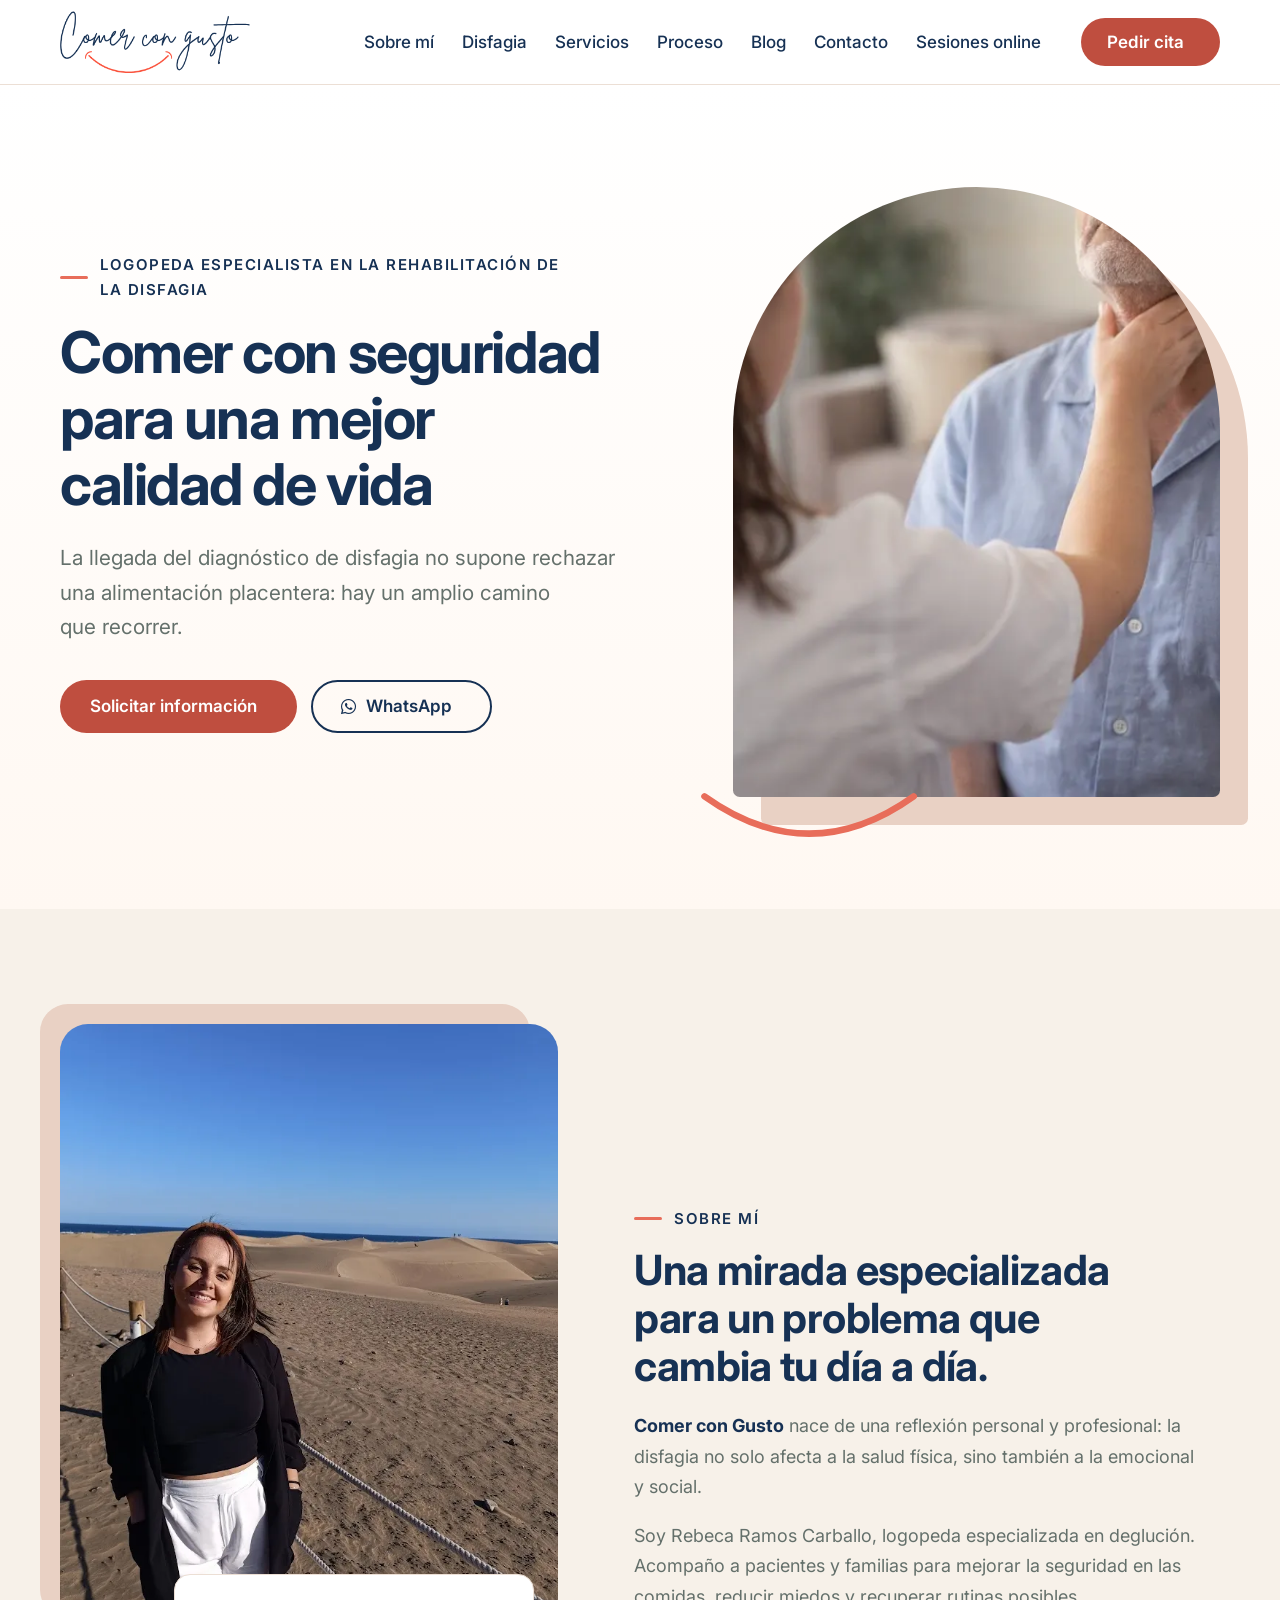
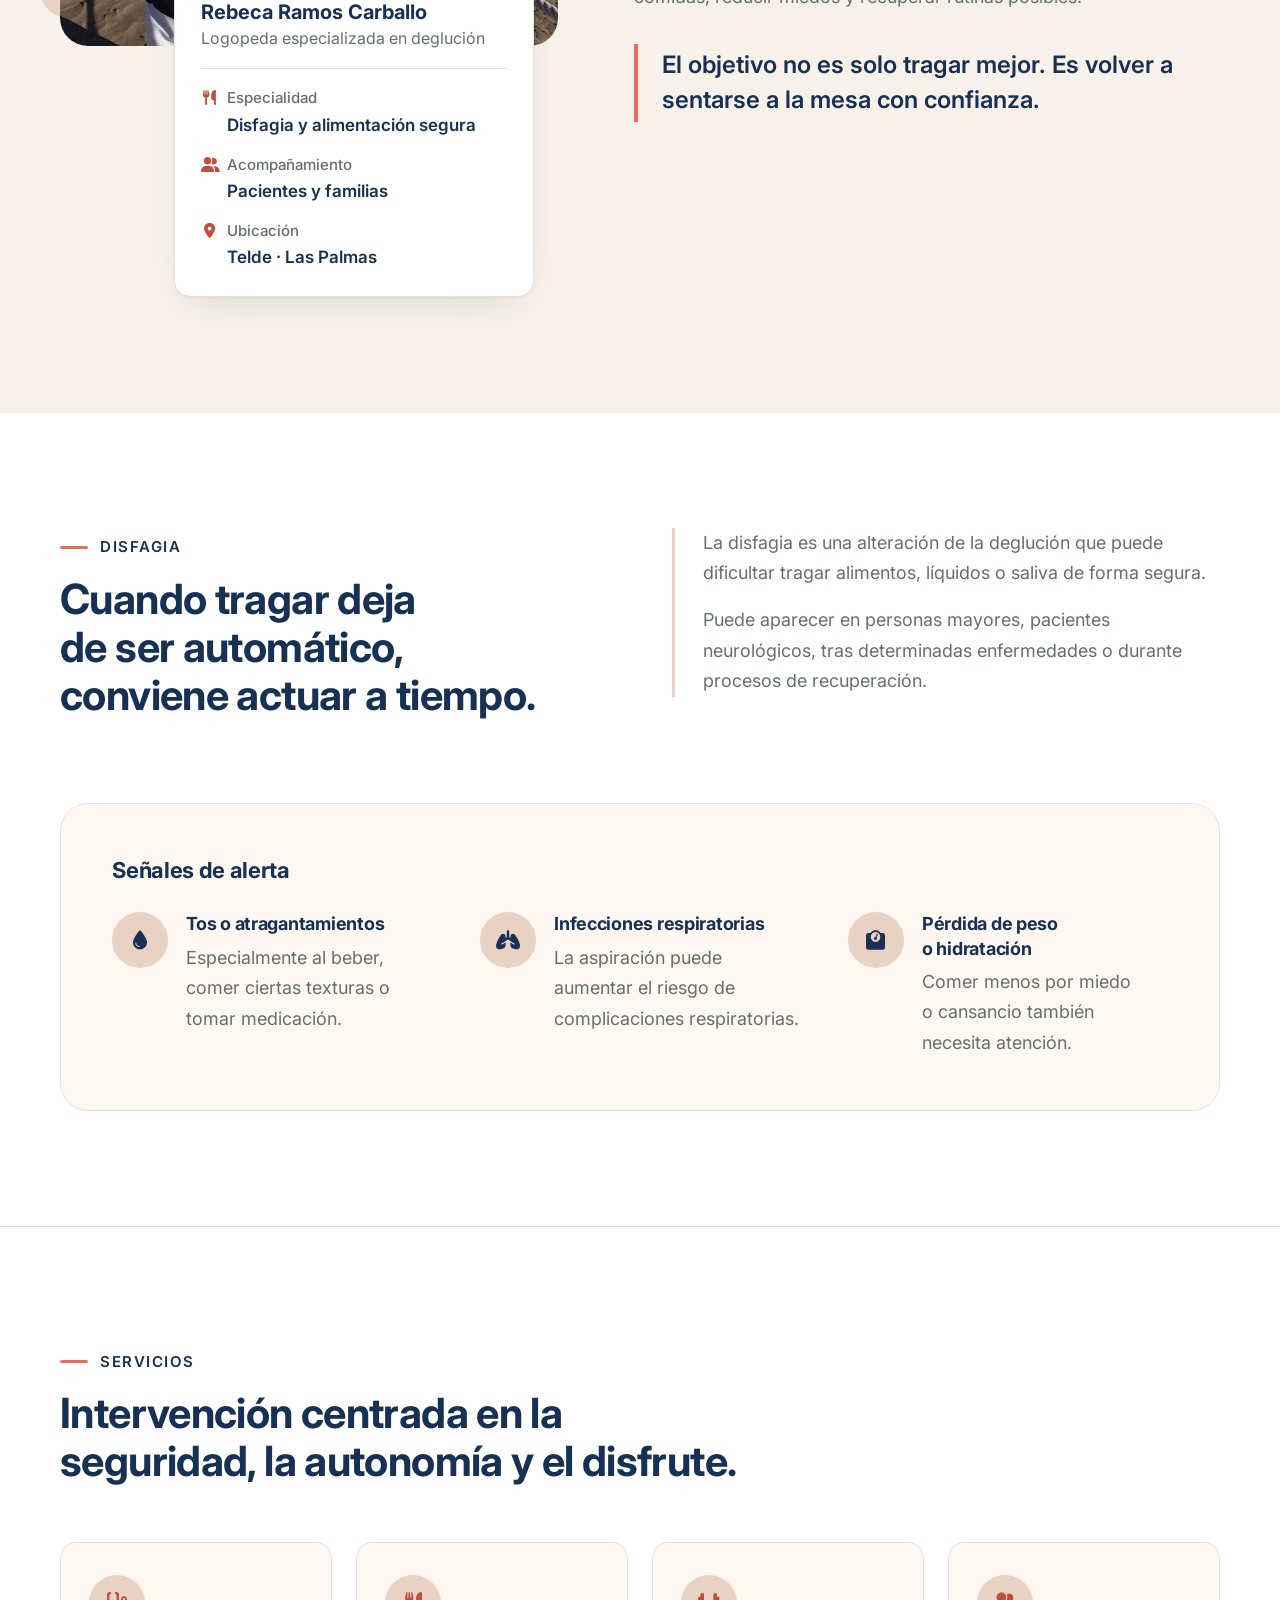
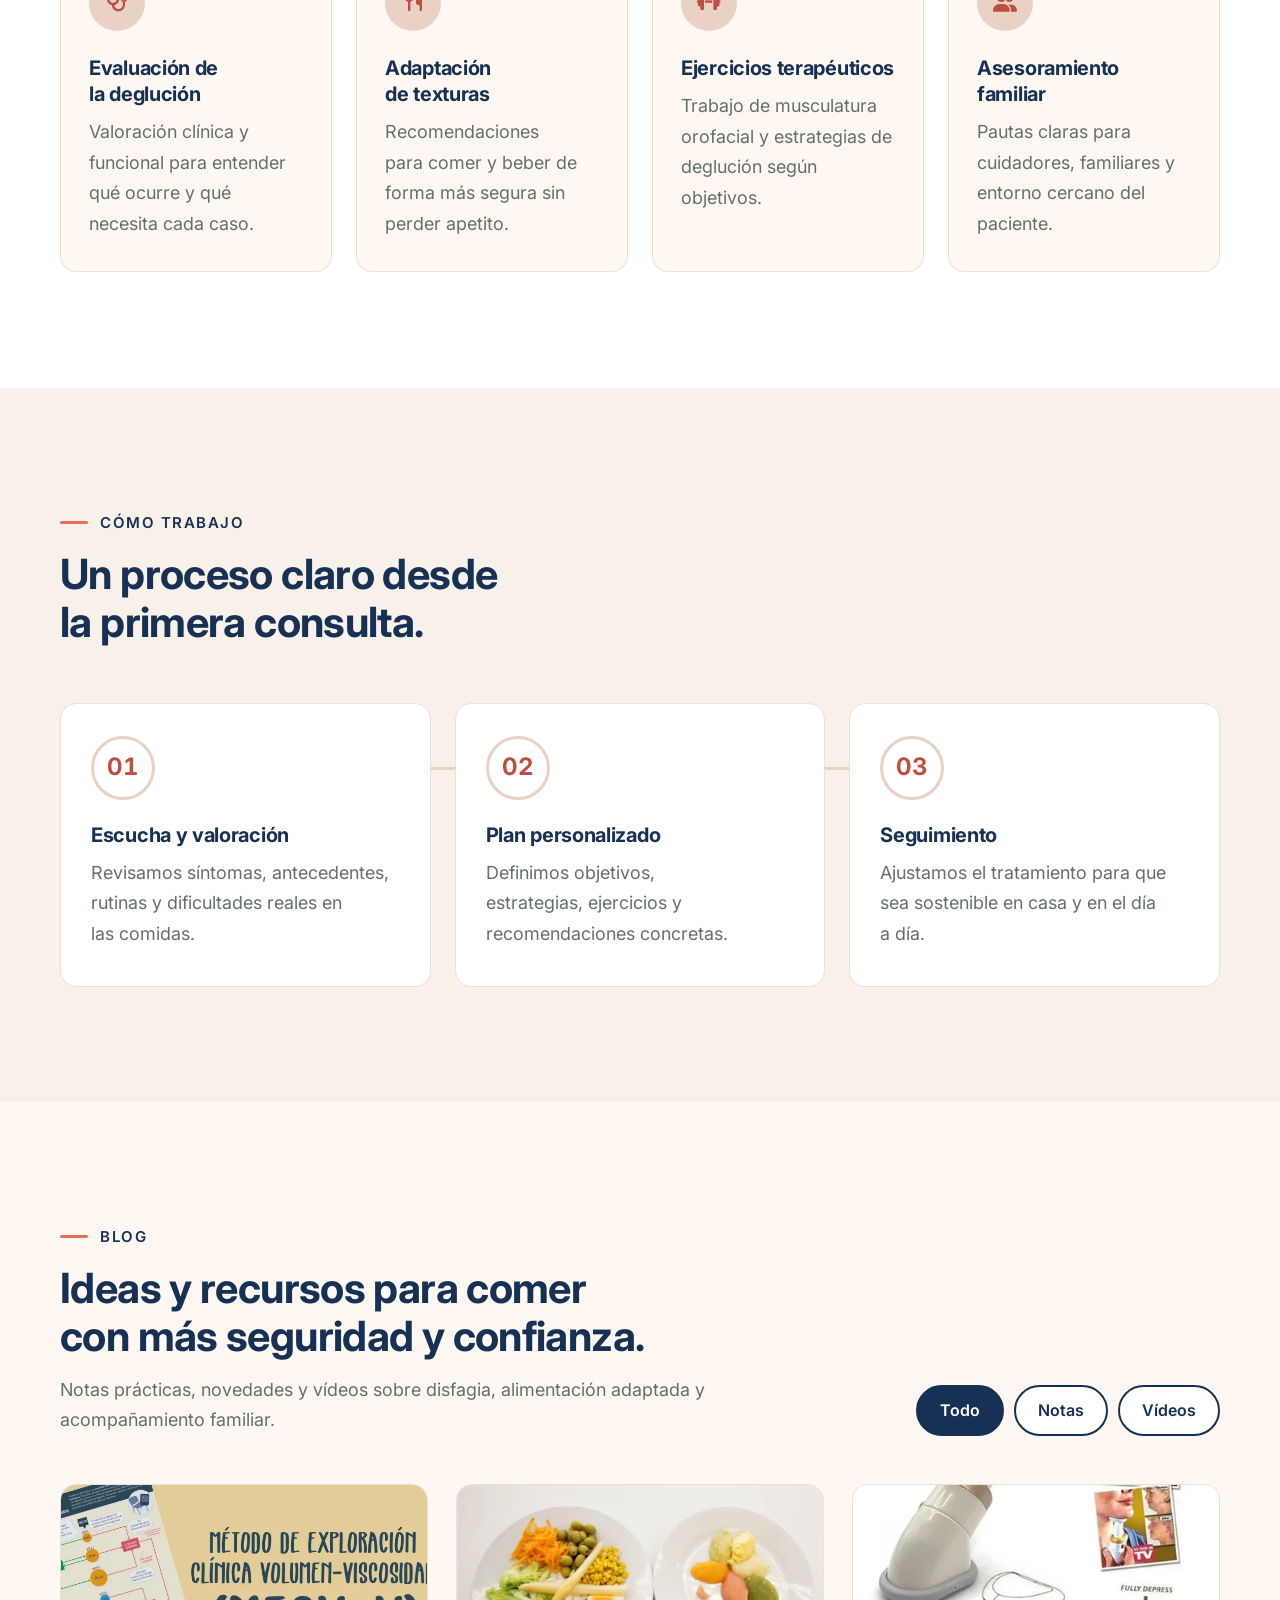
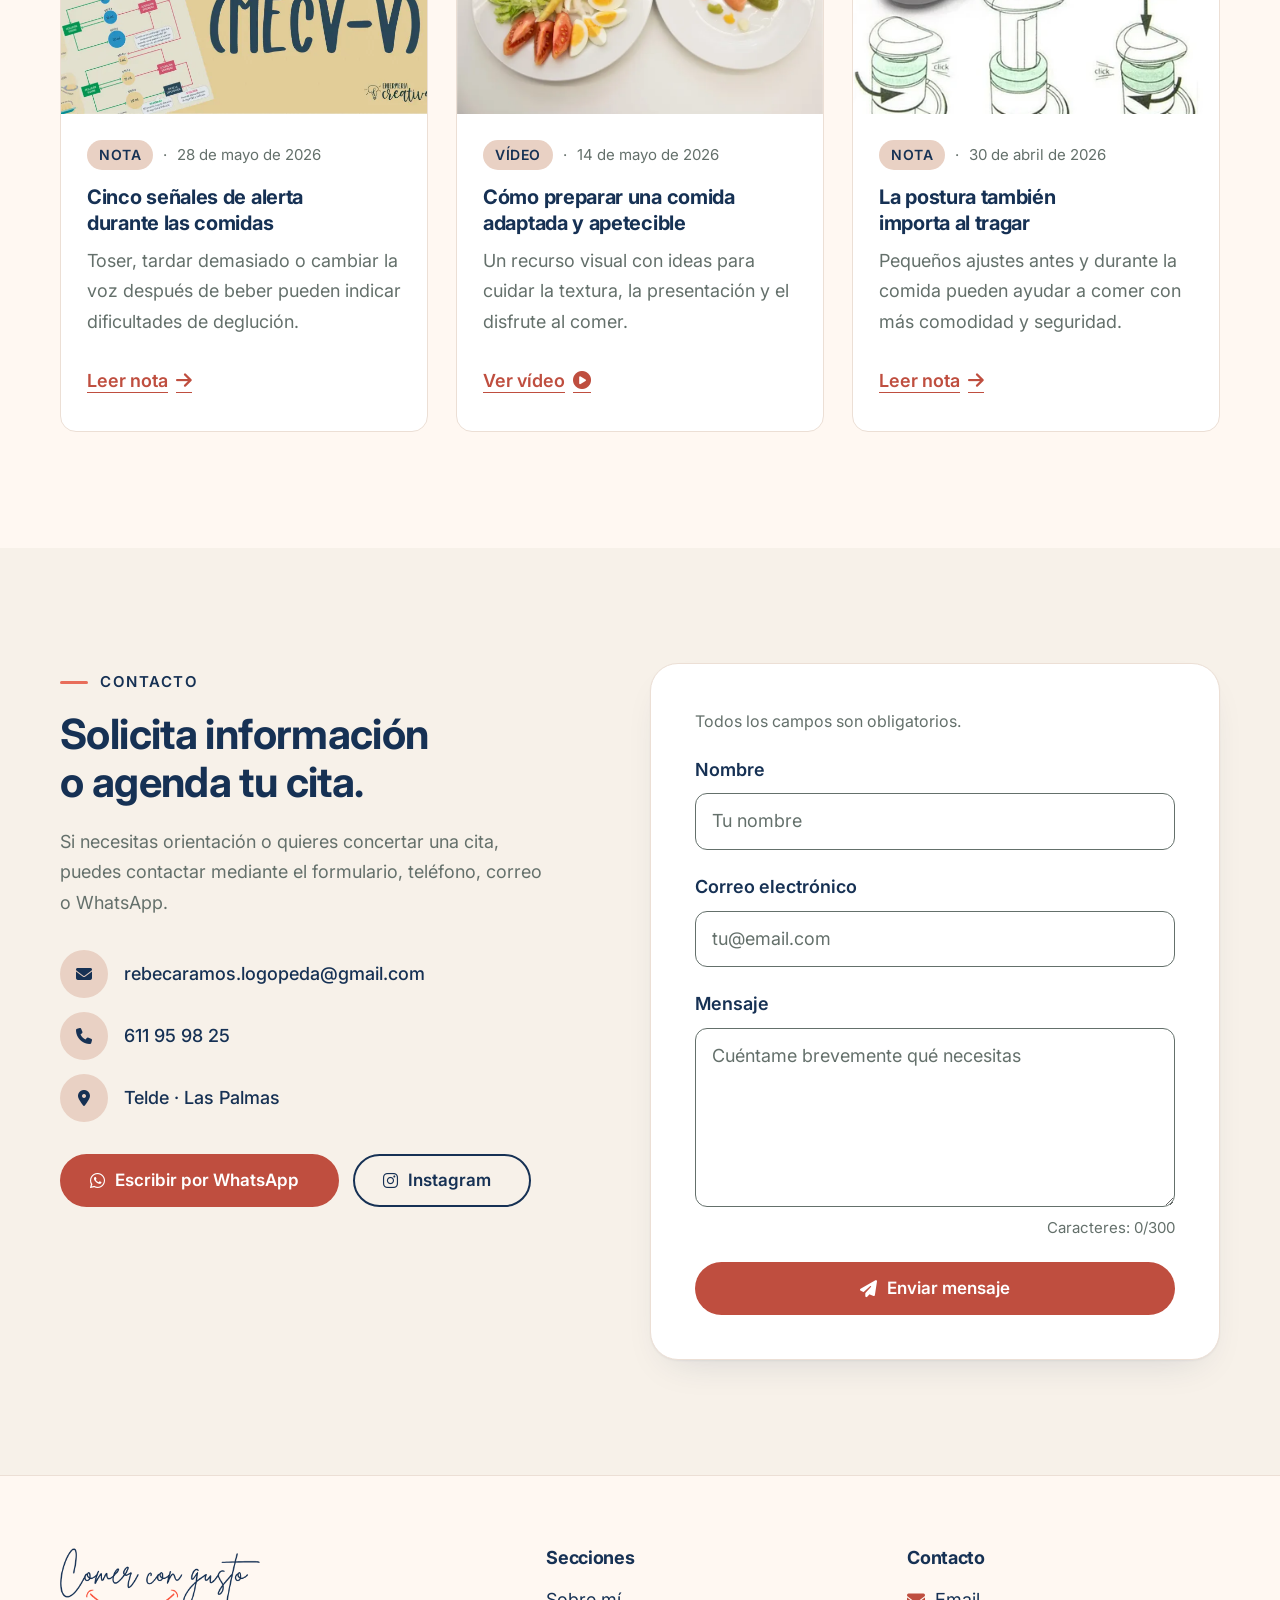
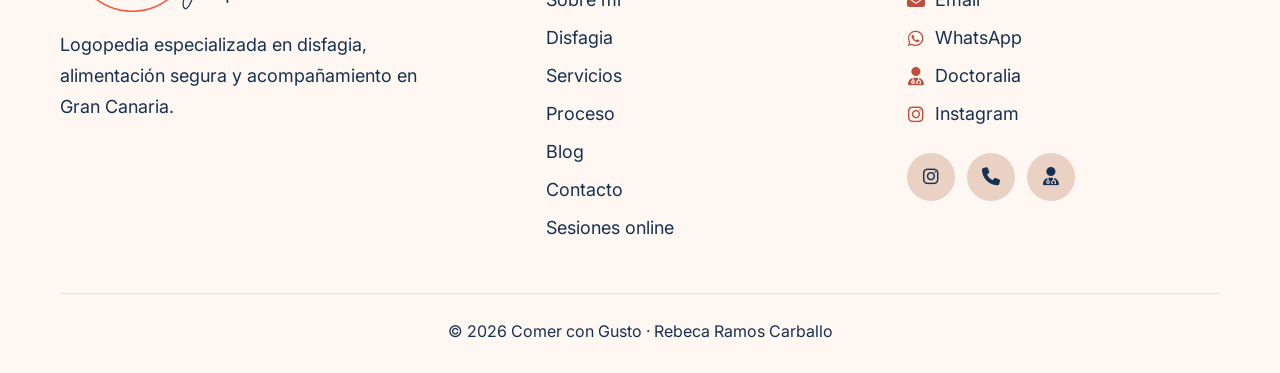
<file: index.html>
<!doctype html>
<html lang="es">
  <head>
    <meta charset="UTF-8" />
    <meta name="viewport" content="width=device-width, initial-scale=1" />
    <meta
      name="description"
      content="Comer con Gusto, logopedia especializada en disfagia en Gran Canaria. Evaluación, tratamiento y asesoramiento para una alimentación más segura."
    />
    <meta name="theme-color" content="#ffffff" />

    <title>Comer con Gusto | Logopedia especializada en disfagia</title>

    <!-- Marca el documento como "con JavaScript" antes de pintar, para que el menú móvil no parpadee -->
    <script>
      document.documentElement.classList.add("js");
    </script>

    <!-- Tipografía: solo los pesos que se usan -->
    <link rel="preconnect" href="https://fonts.googleapis.com" />
    <link rel="preconnect" href="https://fonts.gstatic.com" crossorigin />
    <link
      rel="stylesheet"
      href="https://fonts.googleapis.com/css2?family=Inter:wght@400;500;600;700&display=swap"
    />

    <!-- Iconos: carga diferida para no bloquear el primer pintado -->
    <link
      rel="stylesheet"
      href="https://cdnjs.cloudflare.com/ajax/libs/font-awesome/6.5.0/css/all.min.css"
      media="print"
      onload="this.media='all'"
    />
    <noscript>
      <link
        rel="stylesheet"
        href="https://cdnjs.cloudflare.com/ajax/libs/font-awesome/6.5.0/css/all.min.css"
      />
    </noscript>

    <link rel="preload" as="image" type="image/webp"
      href="images/web/maniobra-800.webp"
      imagesrcset="images/web/maniobra-800.webp 800w, images/web/maniobra-1200.webp 1200w"
      imagesizes="(max-width: 900px) 90vw, 500px" />

    <link rel="stylesheet" href="style.css" />
  </head>

  <body>
    <a class="saltar-contenido" href="#contenido">Saltar al contenido</a>

    <header class="cabecera-principal">
      <div class="contenedor-navegacion">
        <a href="#inicio" class="marca" aria-label="Ir al inicio de Comer con Gusto">
          <img
            src="images/web/logo-comer-con-gusto.png"
            alt="Comer con Gusto"
            class="logo-principal"
            width="329"
            height="106"
          />
        </a>

        <button
          class="boton-menu"
          type="button"
          aria-expanded="false"
          aria-controls="menu-principal"
        >
          <span class="icono-menu" aria-hidden="true">
            <span></span>
          </span>
          <span class="texto-boton-menu">Menú</span>
        </button>

        <nav id="menu-principal" class="navegacion" aria-label="Navegación principal">
          <ul class="enlaces-navegacion">
            <li><a href="#sobre-mi">Sobre mí</a></li>
            <li><a href="#disfagia">Disfagia</a></li>
            <li><a href="#servicios">Servicios</a></li>
            <li><a href="#proceso">Proceso</a></li>
            <li><a href="#blog">Blog</a></li>
            <li><a href="#contacto">Contacto</a></li>
            <li><a href="sesiones-online/">Sesiones online</a></li>
          </ul>

          <a
            href="https://www.doctoralia.es/z/yGJDPR"
            class="boton-principal boton-cita"
            target="_blank"
            rel="noopener noreferrer"
          >
            Pedir cita<span class="solo-lectores"> (se abre en una pestaña nueva)</span>
          </a>
        </nav>
      </div>
    </header>

    <main id="contenido" tabindex="-1">
      <!-- PORTADA -->
      <section id="inicio" class="portada" aria-labelledby="titulo-portada">
        <div class="contenedor contenido-portada">
          <div class="texto-portada">
            <p class="etiqueta-seccion">Logopeda especialista en la rehabilitación de la disfagia</p>
            <h1 id="titulo-portada">Comer con seguridad para una mejor calidad de vida</h1>

            <p class="texto-destacado">
              La llegada del diagnóstico de disfagia no supone rechazar una alimentación placentera:
              hay un amplio camino que recorrer.
            </p>

            <div class="acciones-portada">
              <a
                href="https://www.doctoralia.es/z/yGJDPR"
                target="_blank"
                rel="noopener noreferrer"
                class="boton-principal"
              >
                Solicitar información<span class="solo-lectores"> (se abre en una pestaña nueva)</span>
              </a>
              <a
                href="https://wa.me/34611959825"
                class="boton-secundario"
                target="_blank"
                rel="noopener noreferrer"
              >
                <i class="fa-brands fa-whatsapp" aria-hidden="true"></i>
                WhatsApp<span class="solo-lectores"> (se abre en una pestaña nueva)</span>
              </a>
            </div>
          </div>

          <div class="imagen-portada">
            <div class="marco-portada" aria-hidden="true"></div>
            <picture>
              <source
                type="image/webp"
                srcset="images/web/maniobra-800.webp 800w, images/web/maniobra-1200.webp 1200w"
                sizes="(max-width: 900px) 90vw, 500px"
              />
              <img
                src="images/web/maniobra-1200.jpg"
                alt="Logopeda valorando la deglución de un paciente con la mano apoyada en su cuello"
                width="1200"
                height="961"
                fetchpriority="high"
              />
            </picture>
            <svg class="sonrisa-portada" viewBox="0 0 240 60" aria-hidden="true" focusable="false">
              <path d="M8 10 Q120 90 232 10" fill="none" stroke="currentColor" stroke-width="7" stroke-linecap="round" />
            </svg>
          </div>
        </div>
      </section>

      <!-- SOBRE MÍ -->
      <section id="sobre-mi" class="seccion seccion-crema" aria-labelledby="titulo-sobre-mi">
        <div class="contenedor sobre-mi-grid">
          <div class="columna-perfil">
            <div class="imagen-perfil">
              <picture>
                <source type="image/webp" srcset="images/web/rebeca-683.webp" />
                <img
                  src="images/Rebeca.jpg"
                  alt="Rebeca Ramos Carballo, logopeda, sonriendo al aire libre"
                  width="683"
                  height="911"
                  loading="lazy"
                />
              </picture>
            </div>

            <div class="ficha-presentacion">
              <p class="ficha-nombre">Rebeca Ramos Carballo</p>
              <p class="ficha-profesion">Logopeda especializada en deglución</p>
              <dl class="ficha-datos">
                <div>
                  <dt><i class="fa-solid fa-utensils" aria-hidden="true"></i> Especialidad</dt>
                  <dd>Disfagia y alimentación segura</dd>
                </div>
                <div>
                  <dt><i class="fa-solid fa-user-group" aria-hidden="true"></i> Acompañamiento</dt>
                  <dd>Pacientes y familias</dd>
                </div>
                <div>
                  <dt><i class="fa-solid fa-location-dot" aria-hidden="true"></i> Ubicación</dt>
                  <dd>Telde · Las Palmas</dd>
                </div>
              </dl>
            </div>
          </div>

          <div class="bloque-contenido">
            <p class="etiqueta-seccion">Sobre mí</p>
            <h2 id="titulo-sobre-mi">
              Una mirada especializada para un problema que cambia tu día a día.
            </h2>

            <p>
              <strong>Comer con Gusto</strong> nace de una reflexión personal y profesional: la disfagia no solo afecta a la salud física, sino también a la emocional y social.
            </p>

            <p>
              Soy Rebeca Ramos Carballo, logopeda especializada en deglución.
              Acompaño a pacientes y familias para mejorar la seguridad en las
              comidas, reducir miedos y recuperar rutinas posibles.
            </p>

            <blockquote class="cita-destacada">
              <p>
                El objetivo no es solo tragar mejor. Es volver a sentarse a la
                mesa con confianza.
              </p>
            </blockquote>
          </div>
        </div>
      </section>

      <!-- DISFAGIA -->
      <section id="disfagia" class="seccion seccion-blanca" aria-labelledby="titulo-disfagia">
        <div class="contenedor introduccion-dividida">
          <div>
            <p class="etiqueta-seccion">Disfagia</p>
            <h2 id="titulo-disfagia">
              Cuando tragar deja de ser automático, conviene actuar a tiempo.
            </h2>
          </div>

          <div class="panel-informacion">
            <p>
              La disfagia es una alteración de la deglución que puede dificultar
              tragar alimentos, líquidos o saliva de forma segura.
            </p>
            <p>
              Puede aparecer en personas mayores, pacientes neurológicos, tras
              determinadas enfermedades o durante procesos de recuperación.
            </p>
          </div>
        </div>

        <div class="contenedor">
          <div class="bloque-alertas">
            <h3 class="titulo-alertas">Señales de alerta</h3>
            <ul class="lista-alertas">
              <li>
                <span class="circulo-icono" aria-hidden="true">
                  <i class="fa-solid fa-droplet"></i>
                </span>
                <div>
                  <h4>Tos o atragantamientos</h4>
                  <p>
                    Especialmente al beber, comer ciertas texturas o tomar
                    medicación.
                  </p>
                </div>
              </li>

              <li>
                <span class="circulo-icono" aria-hidden="true">
                  <i class="fa-solid fa-lungs"></i>
                </span>
                <div>
                  <h4>Infecciones respiratorias</h4>
                  <p>
                    La aspiración puede aumentar el riesgo de complicaciones
                    respiratorias.
                  </p>
                </div>
              </li>

              <li>
                <span class="circulo-icono" aria-hidden="true">
                  <i class="fa-solid fa-weight-scale"></i>
                </span>
                <div>
                  <h4>Pérdida de peso o hidratación</h4>
                  <p>
                    Comer menos por miedo o cansancio también necesita atención.
                  </p>
                </div>
              </li>
            </ul>
          </div>
        </div>
      </section>

      <!-- SERVICIOS -->
      <section id="servicios" class="seccion seccion-blanca seccion-separada" aria-labelledby="titulo-servicios">
        <div class="contenedor encabezado-seccion">
          <p class="etiqueta-seccion">Servicios</p>
          <h2 id="titulo-servicios">
            Intervención centrada en la seguridad, la autonomía y el disfrute.
          </h2>
        </div>

        <ul class="contenedor rejilla-servicios">
          <li class="tarjeta-servicio">
            <span class="circulo-icono" aria-hidden="true">
              <i class="fa-solid fa-stethoscope"></i>
            </span>
            <h3>Evaluación de la deglución</h3>
            <p>
              Valoración clínica y funcional para entender qué ocurre y qué
              necesita cada caso.
            </p>
          </li>

          <li class="tarjeta-servicio">
            <span class="circulo-icono" aria-hidden="true">
              <i class="fa-solid fa-utensils"></i>
            </span>
            <h3>Adaptación de texturas</h3>
            <p>
              Recomendaciones para comer y beber de forma más segura sin perder
              apetito.
            </p>
          </li>

          <li class="tarjeta-servicio">
            <span class="circulo-icono" aria-hidden="true">
              <i class="fa-solid fa-dumbbell"></i>
            </span>
            <h3>Ejercicios terapéuticos</h3>
            <p>
              Trabajo de musculatura orofacial y estrategias de deglución según
              objetivos.
            </p>
          </li>

          <li class="tarjeta-servicio">
            <span class="circulo-icono" aria-hidden="true">
              <i class="fa-solid fa-user-group"></i>
            </span>
            <h3>Asesoramiento familiar</h3>
            <p>
              Pautas claras para cuidadores, familiares y entorno cercano del
              paciente.
            </p>
          </li>
        </ul>
      </section>

      <!-- CÓMO TRABAJO -->
      <section id="proceso" class="seccion seccion-crema" aria-labelledby="titulo-proceso">
        <div class="contenedor encabezado-seccion">
          <p class="etiqueta-seccion">Cómo trabajo</p>
          <h2 id="titulo-proceso">Un proceso claro desde la primera consulta.</h2>
        </div>

        <ol class="contenedor rejilla-proceso">
          <li class="paso-proceso">
            <span class="numero-paso" aria-hidden="true">01</span>
            <h3>Escucha y valoración</h3>
            <p>
              Revisamos síntomas, antecedentes, rutinas y dificultades reales
              en las comidas.
            </p>
          </li>

          <li class="paso-proceso">
            <span class="numero-paso" aria-hidden="true">02</span>
            <h3>Plan personalizado</h3>
            <p>
              Definimos objetivos, estrategias, ejercicios y recomendaciones
              concretas.
            </p>
          </li>

          <li class="paso-proceso">
            <span class="numero-paso" aria-hidden="true">03</span>
            <h3>Seguimiento</h3>
            <p>
              Ajustamos el tratamiento para que sea sostenible en casa y en el
              día a día.
            </p>
          </li>
        </ol>
      </section>

      <!-- BLOG -->
      <section id="blog" class="seccion seccion-marfil" aria-labelledby="titulo-blog">
        <div class="contenedor cabecera-blog">
          <div class="encabezado-seccion">
            <p class="etiqueta-seccion">Blog</p>
            <h2 id="titulo-blog">
              Ideas y recursos para comer con más seguridad y confianza.
            </h2>
            <p class="introduccion-seccion">
              Notas prácticas, novedades y vídeos sobre disfagia, alimentación
              adaptada y acompañamiento familiar.
            </p>
          </div>

          <div class="filtros-blog" role="group" aria-label="Filtrar entradas del blog">
            <button
              class="filtro-blog activo"
              type="button"
              data-filtro="todos"
              aria-pressed="true"
            >
              Todo
            </button>
            <button class="filtro-blog" type="button" data-filtro="nota" aria-pressed="false">
              Notas
            </button>
            <button class="filtro-blog" type="button" data-filtro="video" aria-pressed="false">
              Vídeos
            </button>
          </div>
        </div>

        <div
          id="entradas-blog"
          class="contenedor rejilla-blog"
          aria-live="polite"
        ></div>
      </section>

      <!-- CONTACTO -->
      <section id="contacto" class="seccion seccion-crema" aria-labelledby="titulo-contacto">
        <div class="contenedor contacto-grid">
          <div class="contacto-info">
            <p class="etiqueta-seccion">Contacto</p>
            <h2 id="titulo-contacto">Solicita información o agenda tu cita.</h2>
            <p>
              Si necesitas orientación o quieres concertar una cita, puedes
              contactar mediante el formulario, teléfono, correo o WhatsApp.
            </p>

            <ul class="lista-contacto">
              <li>
                <a href="mailto:rebecaramos.logopeda@gmail.com">
                  <span class="circulo-icono" aria-hidden="true">
                    <i class="fa-solid fa-envelope"></i>
                  </span>
                  <span>rebecaramos.logopeda@gmail.com</span>
                </a>
              </li>

              <li>
                <a href="tel:+34611959825">
                  <span class="circulo-icono" aria-hidden="true">
                    <i class="fa-solid fa-phone"></i>
                  </span>
                  <span>611 95 98 25</span>
                </a>
              </li>

              <li>
                <span class="circulo-icono" aria-hidden="true">
                  <i class="fa-solid fa-location-dot"></i>
                </span>
                <span>Telde · Las Palmas</span>
              </li>
            </ul>

            <div class="acciones-contacto">
              <a
                href="https://wa.me/34611959825"
                class="boton-principal"
                target="_blank"
                rel="noopener noreferrer"
              >
                <i class="fa-brands fa-whatsapp" aria-hidden="true"></i>
                Escribir por WhatsApp<span class="solo-lectores"> (se abre en una pestaña nueva)</span>
              </a>

              <a
                href="https://www.instagram.com/comercon_gusto/"
                class="boton-secundario"
                target="_blank"
                rel="noopener noreferrer"
              >
                <i class="fa-brands fa-instagram" aria-hidden="true"></i>
                Instagram<span class="solo-lectores"> (se abre en una pestaña nueva)</span>
              </a>
            </div>
          </div>

          <form
            name="contacto"
            method="POST"
            data-netlify="true"
            data-netlify-honeypot="bot-field"
            class="formulario-contacto"
          >
            <input type="hidden" name="form-name" value="contacto" />

            <p class="campo-oculto">
              <label>
                No rellenes este campo:
                <input name="bot-field" />
              </label>
            </p>

            <p class="nota-formulario">Todos los campos son obligatorios.</p>

            <div class="campo-formulario">
              <label for="nombre">Nombre</label>
              <input
                type="text"
                id="nombre"
                name="nombre"
                placeholder="Tu nombre"
                autocomplete="name"
                required
              />
            </div>

            <div class="campo-formulario">
              <label for="email">Correo electrónico</label>
              <input
                type="email"
                id="email"
                name="email"
                placeholder="tu@email.com"
                autocomplete="email"
                required
              />
            </div>

            <div class="campo-formulario">
              <label for="mensaje">Mensaje</label>
              <textarea
                id="mensaje"
                name="mensaje"
                rows="5"
                maxlength="300"
                placeholder="Cuéntame brevemente qué necesitas"
                aria-describedby="contador-mensaje"
                required
              ></textarea>
              <p id="contador-mensaje" class="contador-mensaje">
                Caracteres: 0/300
              </p>
            </div>

            <button type="submit" class="boton-principal">
              <i class="fa-solid fa-paper-plane" aria-hidden="true"></i>
              Enviar mensaje
            </button>

            <p
              id="mensaje-formulario"
              class="mensaje-formulario"
              role="status"
              aria-live="polite"
            ></p>
          </form>
        </div>
      </section>
    </main>

    <footer class="footer">
      <div class="contenedor footer-grid">
        <div class="footer-marca">
          <img
            src="images/web/logo-comer-con-gusto.png"
            alt="Comer con Gusto"
            class="logo-footer"
            width="329"
            height="106"
            loading="lazy"
          />
          <p>
            Logopedia especializada en disfagia, alimentación segura y
            acompañamiento en Gran Canaria.
          </p>
        </div>

        <nav aria-labelledby="titulo-footer-secciones">
          <h2 id="titulo-footer-secciones" class="titulo-footer">Secciones</h2>
          <ul class="footer-enlaces">
            <li><a href="#sobre-mi">Sobre mí</a></li>
            <li><a href="#disfagia">Disfagia</a></li>
            <li><a href="#servicios">Servicios</a></li>
            <li><a href="#proceso">Proceso</a></li>
            <li><a href="#blog">Blog</a></li>
            <li><a href="#contacto">Contacto</a></li>
            <li><a href="sesiones-online/">Sesiones online</a></li>
          </ul>
        </nav>

        <div>
          <h2 class="titulo-footer">Contacto</h2>
          <ul class="footer-enlaces footer-contacto">
            <li>
              <a href="mailto:rebecaramos.logopeda@gmail.com">
                <i class="fa-solid fa-envelope" aria-hidden="true"></i>
                Email
              </a>
            </li>
            <li>
              <a
                href="https://wa.me/34611959825"
                target="_blank"
                rel="noopener noreferrer"
              >
                <i class="fa-brands fa-whatsapp" aria-hidden="true"></i>
                WhatsApp<span class="solo-lectores"> (se abre en una pestaña nueva)</span>
              </a>
            </li>
            <li>
              <a
                href="https://www.doctoralia.es/rebeca-ramos-carballo/logopeda/santa-brigida"
                target="_blank"
                rel="noopener noreferrer"
              >
                <i class="fa-solid fa-user-doctor" aria-hidden="true"></i>
                Doctoralia<span class="solo-lectores"> (se abre en una pestaña nueva)</span>
              </a>
            </li>
            <li>
              <a
                href="https://www.instagram.com/comercon_gusto/"
                target="_blank"
                rel="noopener noreferrer"
              >
                <i class="fa-brands fa-instagram" aria-hidden="true"></i>
                Instagram<span class="solo-lectores"> (se abre en una pestaña nueva)</span>
              </a>
            </li>
          </ul>

          <ul class="iconos-sociales" aria-label="Redes sociales y contacto">
            <li>
              <a
                href="https://www.instagram.com/comercon_gusto/"
                target="_blank"
                rel="noopener noreferrer"
                aria-label="Instagram (se abre en una pestaña nueva)"
              >
                <i class="fa-brands fa-instagram" aria-hidden="true"></i>
              </a>
            </li>
            <li>
              <a href="tel:+34611959825" aria-label="Llamar por teléfono">
                <i class="fa-solid fa-phone" aria-hidden="true"></i>
              </a>
            </li>
            <li>
              <a
                href="https://www.doctoralia.es/rebeca-ramos-carballo/logopeda/santa-brigida"
                target="_blank"
                rel="noopener noreferrer"
                aria-label="Doctoralia (se abre en una pestaña nueva)"
              >
                <i class="fa-solid fa-user-doctor" aria-hidden="true"></i>
              </a>
            </li>
          </ul>
        </div>
      </div>

      <div class="contenedor footer-copy">
        <p>© 2026 Comer con Gusto · Rebeca Ramos Carballo</p>
      </div>
    </footer>

    <script src="script.js"></script>
  </body>
</html>
</file>
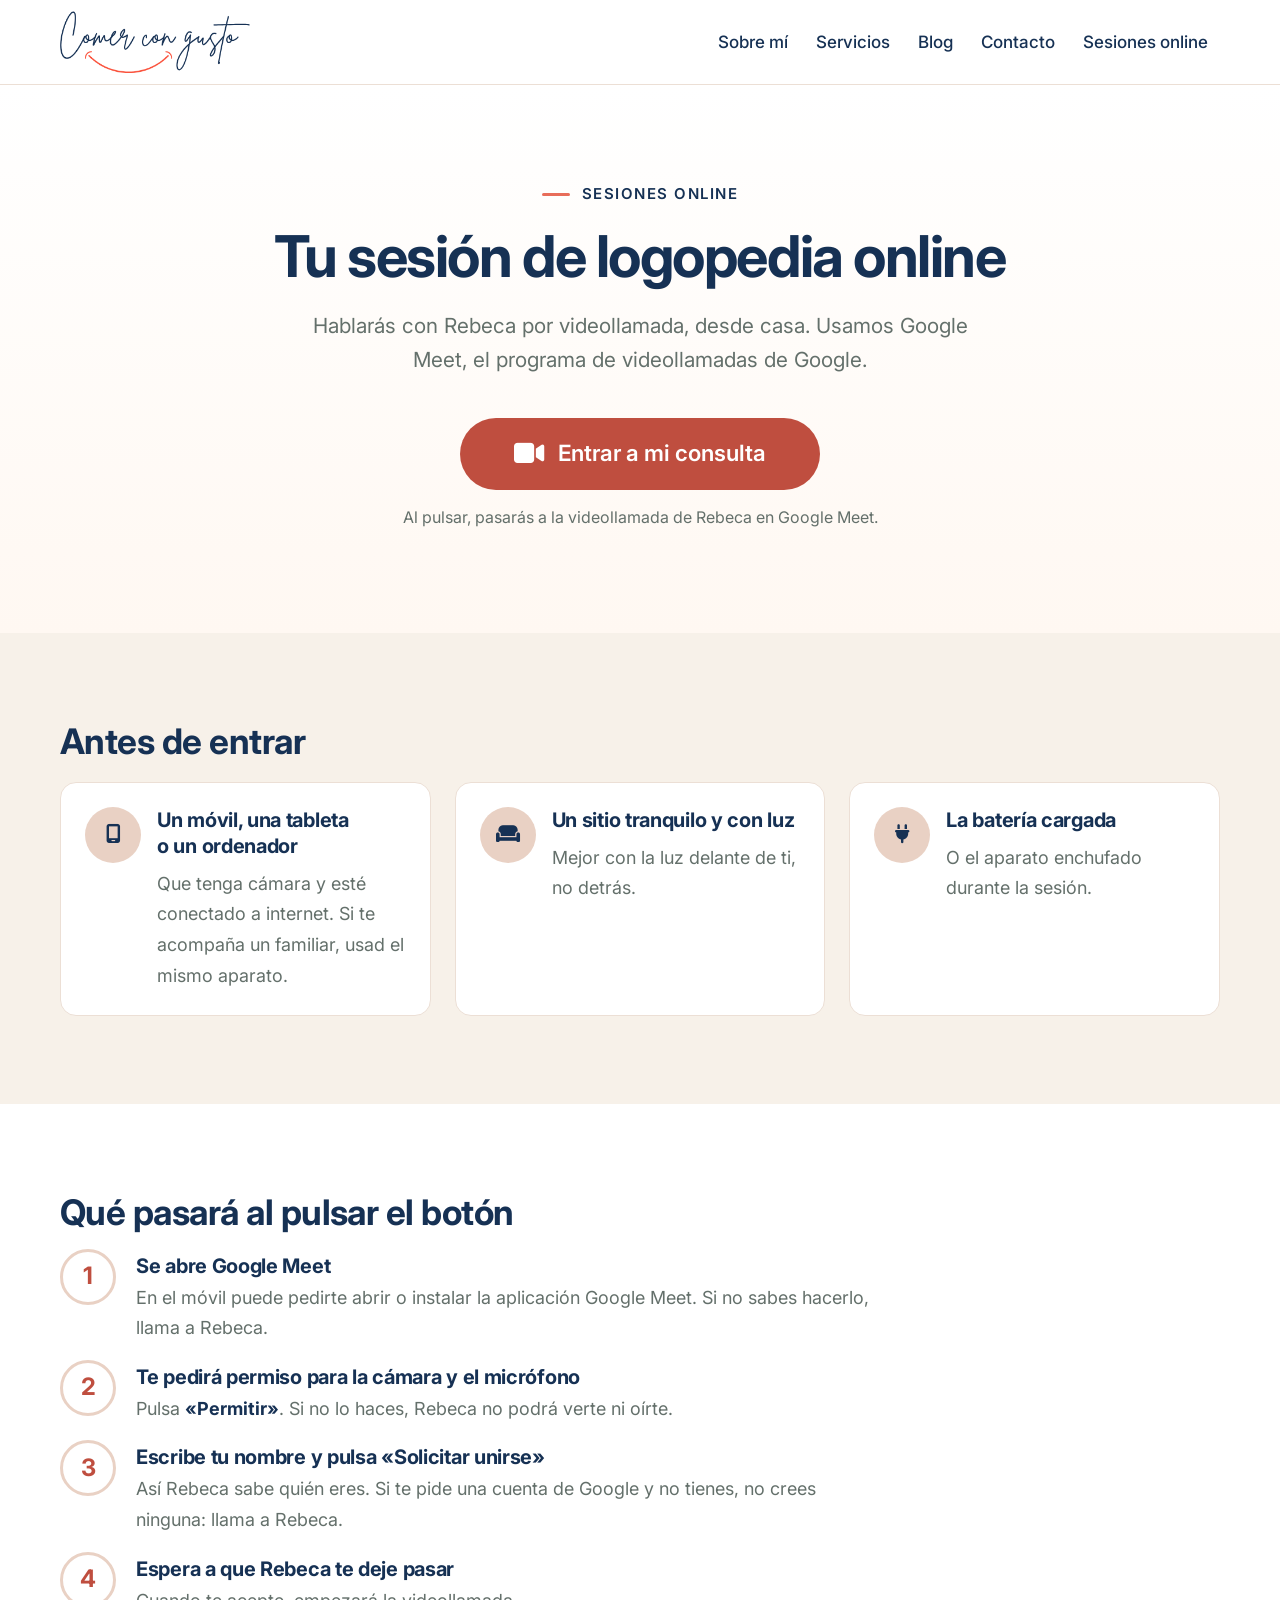
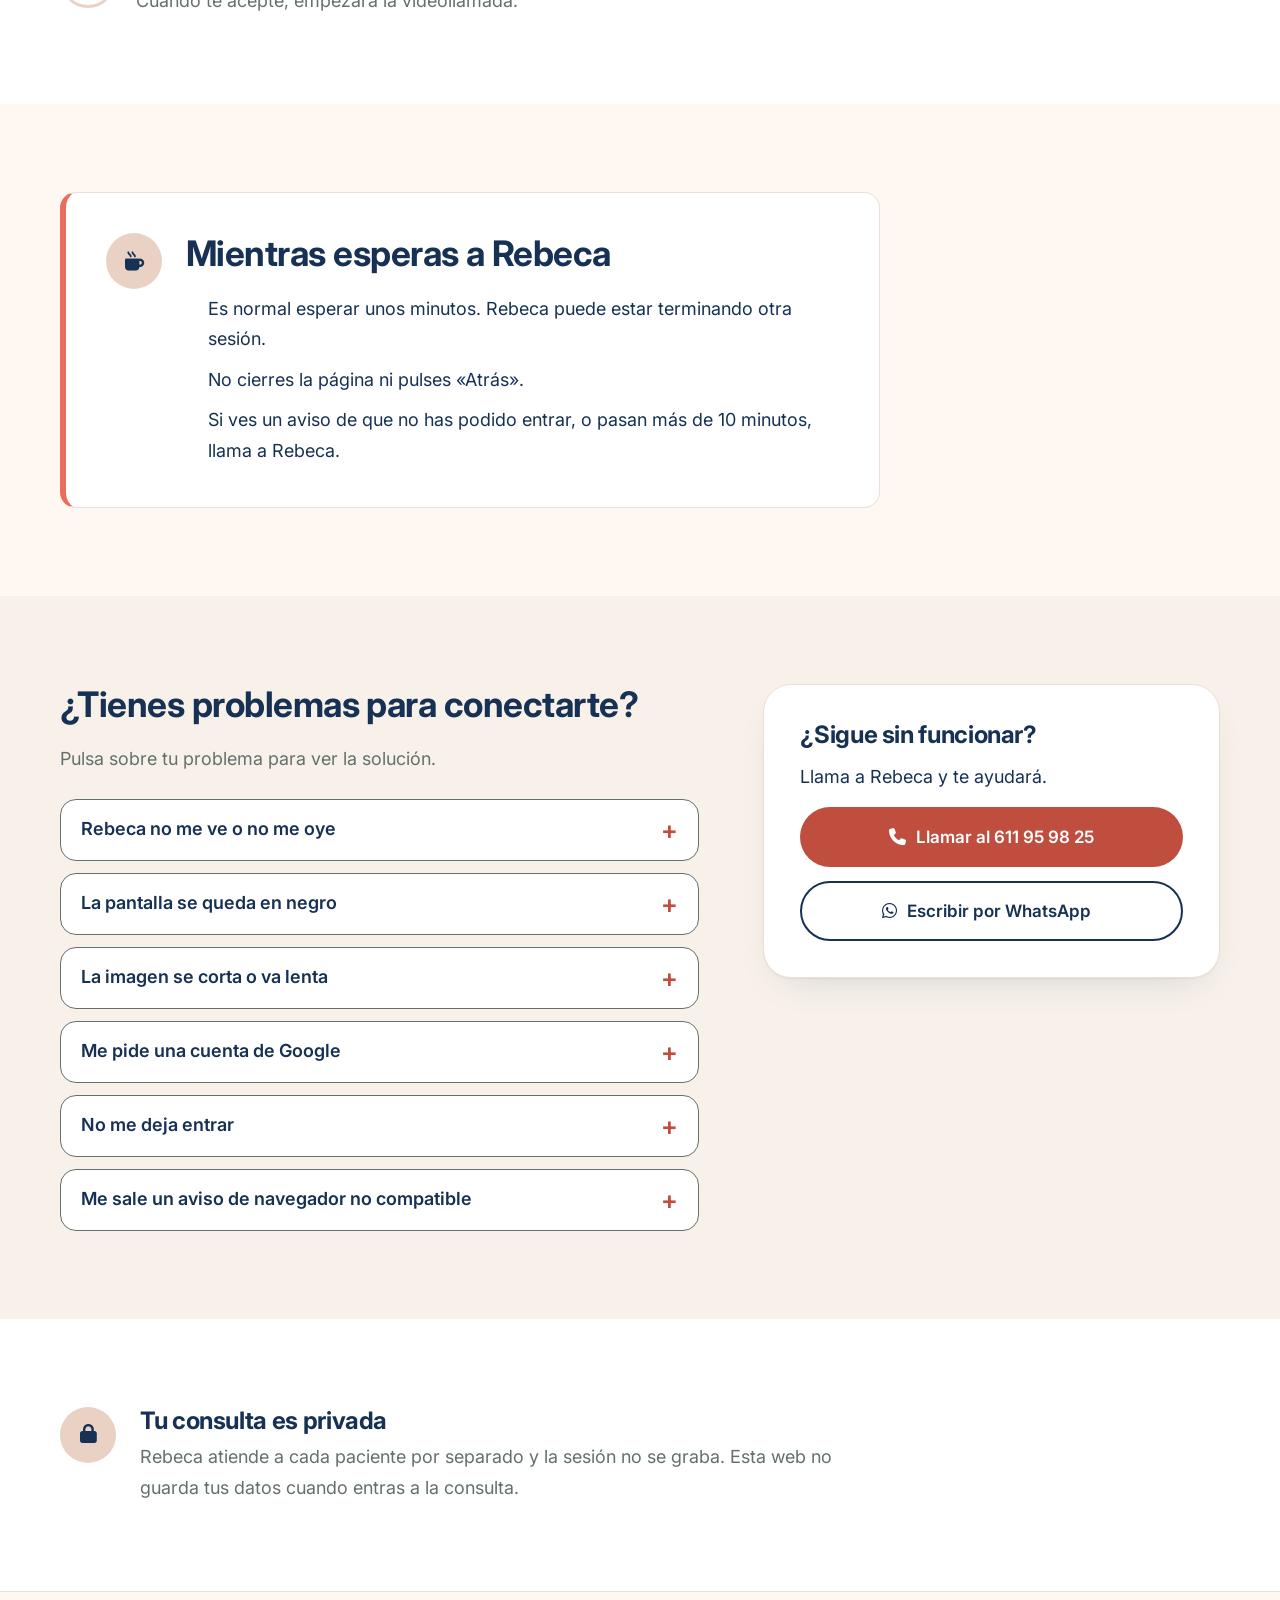
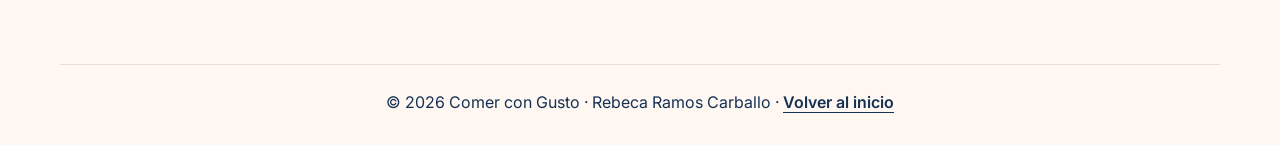
<file: sesiones-online/index.html>
<!doctype html>
<html lang="es">
  <head>
    <meta charset="UTF-8" />
    <meta name="viewport" content="width=device-width, initial-scale=1" />
    <meta
      name="description"
      content="Sesiones de logopedia online con Rebeca Ramos Carballo. Entra a tu consulta por videollamada desde casa con Google Meet."
    />
    <meta name="theme-color" content="#ffffff" />
    <!-- Página de servicio para pacientes: no hace falta que la indexen los buscadores -->
    <meta name="robots" content="noindex" />

    <title>Sesiones online | Comer con Gusto</title>

    <script>
      document.documentElement.classList.add("js");
    </script>

    <link rel="preconnect" href="https://fonts.googleapis.com" />
    <link rel="preconnect" href="https://fonts.gstatic.com" crossorigin />
    <link
      rel="stylesheet"
      href="https://fonts.googleapis.com/css2?family=Inter:wght@400;500;600;700&display=swap"
    />

    <link
      rel="stylesheet"
      href="https://cdnjs.cloudflare.com/ajax/libs/font-awesome/6.5.0/css/all.min.css"
      media="print"
      onload="this.media='all'"
    />
    <noscript>
      <link
        rel="stylesheet"
        href="https://cdnjs.cloudflare.com/ajax/libs/font-awesome/6.5.0/css/all.min.css"
      />
    </noscript>

    <link rel="stylesheet" href="../style.css" />
    <link rel="stylesheet" href="sesiones.css" />
  </head>

  <body>
    <a class="saltar-contenido" href="#contenido">Saltar al contenido</a>

    <header class="cabecera-principal">
      <div class="contenedor-navegacion">
        <a href="../" class="marca" aria-label="Ir al inicio de Comer con Gusto">
          <img
            src="../images/web/logo-comer-con-gusto.png"
            alt="Comer con Gusto"
            class="logo-principal"
            width="329"
            height="106"
          />
        </a>

        <button
          class="boton-menu"
          type="button"
          aria-expanded="false"
          aria-controls="menu-principal"
        >
          <span class="icono-menu" aria-hidden="true">
            <span></span>
          </span>
          <span class="texto-boton-menu">Menú</span>
        </button>

        <nav id="menu-principal" class="navegacion" aria-label="Navegación principal">
          <ul class="enlaces-navegacion">
            <li><a href="../#sobre-mi">Sobre mí</a></li>
            <li><a href="../#servicios">Servicios</a></li>
            <li><a href="../#blog">Blog</a></li>
            <li><a href="../#contacto">Contacto</a></li>
            <li><a href="./" aria-current="page">Sesiones online</a></li>
          </ul>
        </nav>
      </div>
    </header>

    <main id="contenido" tabindex="-1">
      <!-- ENTRADA A LA CONSULTA -->
      <section class="portada-sesion" aria-labelledby="titulo-sesion">
        <div class="contenedor contenido-sesion">
          <p class="etiqueta-seccion">Sesiones online</p>
          <h1 id="titulo-sesion">Tu sesión de logopedia online</h1>

          <p class="texto-destacado">
            Hablarás con Rebeca por videollamada, desde casa.
            Usamos Google Meet, el programa de videollamadas de Google.
          </p>

          <!-- El contenido de este bloque lo completa sesiones.js según config.js -->
          <div id="acceso-consulta" class="acceso-consulta">
            <!-- Sin JavaScript, se ofrece el teléfono -->
            <p class="aviso-sesion">
              Para entrar a tu consulta online necesitas tener activado
              JavaScript en el navegador. Si no puedes, llama a Rebeca al
              <a href="tel:+34611959825">611 95 98 25</a>.
            </p>
          </div>
        </div>
      </section>

      <!-- ANTES DE ENTRAR -->
      <section class="seccion-sesion seccion-crema" aria-labelledby="titulo-antes">
        <div class="contenedor">
          <h2 id="titulo-antes">Antes de entrar</h2>

          <ul class="lista-preparacion">
            <li>
              <span class="circulo-icono" aria-hidden="true">
                <i class="fa-solid fa-mobile-screen"></i>
              </span>
              <div>
                <h3>Un móvil, una tableta o un ordenador</h3>
                <p>
                  Que tenga cámara y esté conectado a internet. Si te
                  acompaña un familiar, usad el mismo aparato.
                </p>
              </div>
            </li>
            <li>
              <span class="circulo-icono" aria-hidden="true">
                <i class="fa-solid fa-couch"></i>
              </span>
              <div>
                <h3>Un sitio tranquilo y con luz</h3>
                <p>Mejor con la luz delante de ti, no detrás.</p>
              </div>
            </li>
            <li>
              <span class="circulo-icono" aria-hidden="true">
                <i class="fa-solid fa-plug"></i>
              </span>
              <div>
                <h3>La batería cargada</h3>
                <p>O el aparato enchufado durante la sesión.</p>
              </div>
            </li>
          </ul>
        </div>
      </section>

      <!-- PASO A PASO -->
      <section class="seccion-sesion seccion-blanca" aria-labelledby="titulo-pasos">
        <div class="contenedor">
          <h2 id="titulo-pasos">Qué pasará al pulsar el botón</h2>

          <ol class="pasos-sesion">
            <li>
              <h3>Se abre Google Meet</h3>
              <p>
                En el móvil puede pedirte abrir o instalar la aplicación
                Google Meet. Si no sabes hacerlo, llama a Rebeca.
              </p>
            </li>
            <li>
              <h3>Te pedirá permiso para la cámara y el micrófono</h3>
              <p>
                Pulsa <strong>«Permitir»</strong>. Si no lo haces, Rebeca
                no podrá verte ni oírte.
              </p>
            </li>
            <li>
              <h3>Escribe tu nombre y pulsa «Solicitar unirse»</h3>
              <p>
                Así Rebeca sabe quién eres. Si te pide una cuenta de Google
                y no tienes, no crees ninguna: llama a Rebeca.
              </p>
            </li>
            <li>
              <h3>Espera a que Rebeca te deje pasar</h3>
              <p>
                Cuando te acepte, empezará la videollamada.
              </p>
            </li>
          </ol>
        </div>
      </section>

      <!-- MIENTRAS ESPERAS -->
      <section class="seccion-sesion seccion-marfil" aria-labelledby="titulo-espera">
        <div class="contenedor">
          <div class="bloque-espera">
            <span class="circulo-icono icono-espera" aria-hidden="true">
              <i class="fa-solid fa-mug-hot"></i>
            </span>
            <div>
              <h2 id="titulo-espera">Mientras esperas a Rebeca</h2>
              <ul class="lista-espera">
                <li>Es normal esperar unos minutos. Rebeca puede estar terminando otra sesión.</li>
                <li>No cierres la página ni pulses «Atrás».</li>
                <li>
                  Si ves un aviso de que no has podido entrar, o pasan más de
                  10 minutos, llama a Rebeca.
                </li>
              </ul>
            </div>
          </div>
        </div>
      </section>

      <!-- AYUDA -->
      <section id="ayuda" class="seccion-sesion seccion-crema" aria-labelledby="titulo-ayuda">
        <div class="contenedor ayuda-grid">
          <div>
            <h2 id="titulo-ayuda">¿Tienes problemas para conectarte?</h2>
            <p class="introduccion-seccion">
              Pulsa sobre tu problema para ver la solución.
            </p>

            <div class="lista-ayuda">
              <details>
                <summary>Rebeca no me ve o no me oye</summary>
                <div class="respuesta-ayuda">
                  <p>
                    Busca un dibujo de cámara o de candado junto a la
                    dirección de la página, arriba. Púlsalo y elige
                    <strong>«Permitir»</strong> para la cámara y el micrófono.
                  </p>
                  <p>Después, vuelve a cargar la página.</p>
                </div>
              </details>

              <details>
                <summary>La pantalla se queda en negro</summary>
                <div class="respuesta-ayuda">
                  <p>
                    Cierra otros programas que usen la cámara, como WhatsApp
                    o Zoom. Después, vuelve a cargar la página.
                  </p>
                </div>
              </details>

              <details>
                <summary>La imagen se corta o va lenta</summary>
                <div class="respuesta-ayuda">
                  <p>
                    Acércate al router de internet o usa el wifi de casa en
                    lugar de los datos del móvil.
                  </p>
                </div>
              </details>

              <details>
                <summary>Me pide una cuenta de Google</summary>
                <div class="respuesta-ayuda">
                  <p>
                    Si tienes una cuenta de Google (por ejemplo, de Gmail),
                    puedes usarla para entrar.
                  </p>
                  <p>
                    Si no tienes, no crees ninguna. Llama a Rebeca y te
                    ayudará a entrar.
                  </p>
                </div>
              </details>

              <details>
                <summary>No me deja entrar</summary>
                <div class="respuesta-ayuda">
                  <p>
                    Comprueba que es la hora de tu cita. Rebeca te dejará
                    pasar en cuanto pueda. Si tarda más de 10 minutos,
                    llámala.
                  </p>
                </div>
              </details>

              <details>
                <summary>Me sale un aviso de navegador no compatible</summary>
                <div class="respuesta-ayuda">
                  <p>
                    En el ordenador, usa Google Chrome, Microsoft Edge,
                    Firefox o Safari. En el móvil o la tableta, usa la
                    aplicación Google Meet o el navegador.
                  </p>
                  <p>Comprueba también que el navegador esté actualizado.</p>
                </div>
              </details>
            </div>
          </div>

          <aside class="tarjeta-llamada" aria-labelledby="titulo-llamada">
            <h2 id="titulo-llamada" class="titulo-llamada">¿Sigue sin funcionar?</h2>
            <p>Llama a Rebeca y te ayudará.</p>
            <a href="tel:+34611959825" class="boton-principal boton-ancho">
              <i class="fa-solid fa-phone" aria-hidden="true"></i>
              Llamar al 611 95 98 25
            </a>
            <a
              href="https://wa.me/34611959825"
              class="boton-secundario boton-ancho"
              target="_blank"
              rel="noopener noreferrer"
            >
              <i class="fa-brands fa-whatsapp" aria-hidden="true"></i>
              Escribir por WhatsApp<span class="solo-lectores"> (se abre en una pestaña nueva)</span>
            </a>
          </aside>
        </div>
      </section>

      <!-- PRIVACIDAD -->
      <section class="seccion-sesion seccion-blanca" aria-labelledby="titulo-privacidad">
        <div class="contenedor">
          <div class="bloque-privacidad">
            <span class="circulo-icono" aria-hidden="true">
              <i class="fa-solid fa-lock"></i>
            </span>
            <div>
              <h2 id="titulo-privacidad" class="titulo-privacidad">Tu consulta es privada</h2>
              <!-- PENDIENTE: confirmar con Rebeca estos compromisos y enlazar
                   la política de privacidad cuando exista. -->
              <p>
                Rebeca atiende a cada paciente por separado y la sesión no
                se graba.
                Esta web no guarda tus datos cuando entras a la consulta.
              </p>
            </div>
          </div>
        </div>
      </section>
    </main>

    <footer class="footer">
      <div class="contenedor footer-copy">
        <p>
          © 2026 Comer con Gusto · Rebeca Ramos Carballo ·
          <a href="../">Volver al inicio</a>
        </p>
      </div>
    </footer>

    <script src="../script.js"></script>
    <script src="config.js"></script>
    <script src="sesiones.js"></script>
  </body>
</html>
</file>
<file: style.css>
/* =====================================================
   COMER CON GUSTO · HOJA DE ESTILOS
   Paleta aprobada y contrastes verificados (WCAG 2.2):
   - Azul marino #163154 sobre blanco 13,1:1 · crema 11,7:1
   - Blanco sobre coral oscuro #BF4E3F 4,8:1 (botones)
   - Coral oscuro sobre crema 4,3:1 → solo texto grande
   - Coral #E86D5A → solo decoración (no texto)
   - Secundario #64706B sobre blanco 5,2:1 · crema 4,6:1
   ===================================================== */

:root {
  --azul: #163154;
  --coral: #e86d5a;
  --coral-oscuro: #bf4e3f;
  --coral-hover: #a8443a;
  --arcilla: #e9d1c4;
  --arcilla-suave: #f3e4dc;
  --crema: #f7f1e9;
  --marfil: #fff8f2;
  --blanco: #ffffff;
  --texto-secundario: #64706b;
  --exito: #527259;

  /* Líneas decorativas (no transmiten información) */
  --linea: #ecdfd5;
  /* Bordes de controles: contraste ≥ 3:1 */
  --borde-control: #64706b;

  --radio: 16px;
  --radio-grande: 28px;
  --sombra-suave: 0 1px 2px rgba(22, 49, 84, 0.05),
    0 16px 40px -20px rgba(22, 49, 84, 0.18);

  --ancho: 1160px;
  --altura-cabecera: 84px;
  --fuente: "Inter", system-ui, -apple-system, "Segoe UI", Roboto,
    "Helvetica Neue", Arial, sans-serif;
}

/* =====================================================
   BASE
   ===================================================== */

*,
*::before,
*::after {
  box-sizing: border-box;
}

* {
  margin: 0;
  padding: 0;
}

html {
  scroll-behavior: smooth;
  -webkit-text-size-adjust: 100%;
  text-size-adjust: 100%;
}

body {
  background: var(--blanco);
  color: var(--azul);
  font-family: var(--fuente);
  font-size: 1.125rem; /* 18 px */
  line-height: 1.7;
  -webkit-font-smoothing: antialiased;
}

img,
picture,
svg {
  display: block;
  max-width: 100%;
}

img {
  height: auto;
}

a {
  color: inherit;
}

button,
input,
textarea {
  font: inherit;
}

ul[class],
ol[class] {
  list-style: none;
}

section[id],
main {
  scroll-margin-top: calc(var(--altura-cabecera) + 12px);
}

main:focus {
  outline: none;
}

h1,
h2,
h3,
h4 {
  color: var(--azul);
  font-weight: 700;
  letter-spacing: -0.015em;
  line-height: 1.15;
  text-wrap: balance;
}

h1 {
  font-size: clamp(2.25rem, 1.4rem + 3.4vw, 3.6rem);
  letter-spacing: -0.025em;
}

h2 {
  font-size: clamp(1.85rem, 1.35rem + 2vw, 2.6rem);
  margin-bottom: 20px;
}

h3 {
  font-size: 1.25rem;
  line-height: 1.3;
  margin-bottom: 10px;
}

h4 {
  font-size: 1.125rem;
  line-height: 1.35;
  margin-bottom: 6px;
}

p {
  text-wrap: pretty;
}

strong {
  font-weight: 700;
}

/* Foco visible en teclado para todos los elementos interactivos */
:focus-visible {
  outline: 3px solid var(--azul);
  outline-offset: 3px;
  border-radius: 6px;
}

.solo-lectores {
  border: 0;
  clip: rect(0 0 0 0);
  height: 1px;
  margin: -1px;
  overflow: hidden;
  padding: 0;
  position: absolute;
  white-space: nowrap;
  width: 1px;
}

/* Enlace "Saltar al contenido" */
.saltar-contenido {
  background: var(--azul);
  border-radius: 0 0 10px 10px;
  color: var(--blanco);
  font-weight: 600;
  left: 16px;
  padding: 12px 20px;
  position: absolute;
  text-decoration: none;
  top: 0;
  transform: translateY(-120%);
  z-index: 2000;
}

.saltar-contenido:focus {
  transform: translateY(0);
}

.saltar-contenido:focus-visible {
  outline-color: var(--coral);
}

.contenedor,
.contenedor-navegacion {
  margin: 0 auto;
  width: min(var(--ancho), 100% - 48px);
}

/* =====================================================
   BOTONES
   ===================================================== */

.boton-principal,
.boton-secundario {
  align-items: center;
  border: 2px solid transparent;
  border-radius: 999px;
  cursor: pointer;
  display: inline-flex;
  font-size: 1.0625rem;
  font-weight: 600;
  gap: 10px;
  justify-content: center;
  line-height: 1.2;
  min-height: 52px;
  padding: 14px 28px;
  text-align: center;
  text-decoration: none;
  transition: background-color 0.2s ease, border-color 0.2s ease,
    color 0.2s ease, transform 0.2s ease;
}

.boton-principal {
  background: var(--coral-oscuro);
  color: var(--blanco);
}

.boton-principal:hover {
  background: var(--coral-hover);
  transform: translateY(-1px);
}

.boton-secundario {
  background: transparent;
  border-color: var(--azul);
  color: var(--azul);
}

.boton-secundario:hover {
  background: var(--azul);
  color: var(--blanco);
  transform: translateY(-1px);
}

/* =====================================================
   ETIQUETAS DE SECCIÓN
   Azul marino (contraste en todos los fondos) con trazo coral
   ===================================================== */

.etiqueta-seccion {
  align-items: center;
  color: var(--azul);
  display: inline-flex;
  font-size: 0.9375rem;
  font-weight: 600;
  gap: 12px;
  letter-spacing: 0.1em;
  margin-bottom: 16px;
  text-transform: uppercase;
}

.etiqueta-seccion::before {
  background: var(--coral);
  border-radius: 2px;
  content: "";
  flex: none;
  height: 3px;
  width: 28px;
}

.introduccion-seccion {
  color: var(--texto-secundario);
  max-width: 620px;
}

/* =====================================================
   CABECERA Y NAVEGACIÓN
   ===================================================== */

.cabecera-principal {
  background: var(--blanco);
  border-bottom: 1px solid var(--linea);
  position: sticky;
  top: 0;
  z-index: 1000;
}

.contenedor-navegacion {
  align-items: center;
  display: flex;
  gap: 24px;
  justify-content: space-between;
  min-height: var(--altura-cabecera);
}

.marca {
  border-radius: 8px;
  display: inline-flex;
  flex: none;
  padding: 6px 0;
}

.logo-principal {
  width: 190px;
}

.navegacion {
  align-items: center;
  display: flex;
  gap: 28px;
}

.enlaces-navegacion {
  align-items: center;
  display: flex;
  gap: 4px;
}

.enlaces-navegacion a {
  color: var(--azul);
  display: inline-block;
  font-size: 1.0625rem;
  font-weight: 500;
  padding: 10px 12px;
  position: relative;
  text-decoration: none;
}

/* Subrayado coral: 3,1:1 sobre blanco. El estado activo también
   se comunica con aria-current y peso tipográfico. */
.enlaces-navegacion a::after {
  background: var(--coral);
  border-radius: 2px;
  bottom: 4px;
  content: "";
  height: 3px;
  left: 12px;
  position: absolute;
  right: 12px;
  transform: scaleX(0);
  transform-origin: left;
  transition: transform 0.25s ease;
}

.enlaces-navegacion a:hover::after,
.enlaces-navegacion a[aria-current="true"]::after {
  transform: scaleX(1);
}

.enlaces-navegacion a[aria-current="true"] {
  font-weight: 700;
}

.boton-cita {
  min-height: 48px;
  padding: 12px 24px;
}

/* Botón del menú móvil (oculto en escritorio) */
.boton-menu {
  align-items: center;
  background: var(--blanco);
  border: 2px solid var(--azul);
  border-radius: 999px;
  color: var(--azul);
  cursor: pointer;
  display: none;
  font-weight: 600;
  gap: 10px;
  min-height: 48px;
  padding: 8px 18px 8px 14px;
}

.icono-menu {
  display: inline-block;
  height: 14px;
  position: relative;
  width: 20px;
}

.icono-menu::before,
.icono-menu::after,
.icono-menu span {
  background: currentColor;
  border-radius: 2px;
  content: "";
  height: 2px;
  left: 0;
  position: absolute;
  transition: transform 0.2s ease, opacity 0.2s ease;
  width: 100%;
}

.icono-menu::before {
  top: 0;
}

.icono-menu span {
  top: 6px;
}

.icono-menu::after {
  top: 12px;
}

.boton-menu[aria-expanded="true"] .icono-menu::before {
  transform: translateY(6px) rotate(45deg);
}

.boton-menu[aria-expanded="true"] .icono-menu span {
  opacity: 0;
}

.boton-menu[aria-expanded="true"] .icono-menu::after {
  transform: translateY(-6px) rotate(-45deg);
}

/* =====================================================
   PORTADA
   ===================================================== */

.portada {
  background: linear-gradient(180deg, var(--blanco) 0%, var(--marfil) 100%);
  overflow: hidden;
  padding: clamp(56px, 8vw, 104px) 0 clamp(64px, 9vw, 112px);
}

.contenido-portada {
  align-items: center;
  display: grid;
  gap: clamp(48px, 6vw, 88px);
  grid-template-columns: minmax(0, 1.1fr) minmax(0, 0.9fr);
}

.texto-portada h1 {
  margin-bottom: 24px;
  max-width: 13em;
}

.texto-destacado {
  color: var(--texto-secundario);
  font-size: clamp(1.125rem, 1.05rem + 0.35vw, 1.3rem);
  line-height: 1.65;
  max-width: 34em;
}

.acciones-portada,
.acciones-contacto {
  display: flex;
  flex-wrap: wrap;
  gap: 14px;
  margin-top: 36px;
}

.imagen-portada {
  justify-self: center;
  max-width: 500px;
  position: relative;
  width: 100%;
}

/* Superficie rosa arcilla desplazada tras la foto */
.marco-portada {
  background: var(--arcilla);
  border-radius: 999px 999px var(--radio-grande) var(--radio-grande);
  inset: 28px -28px -28px 28px;
  position: absolute;
}

.imagen-portada picture {
  position: relative;
}

.imagen-portada img {
  aspect-ratio: 4 / 5;
  border-radius: 999px 999px var(--radio-grande) var(--radio-grande);
  object-fit: cover;
  object-position: 74% 30%;
  width: 100%;
}

/* Curva coral inspirada en la sonrisa del logotipo */
.sonrisa-portada {
  bottom: -46px;
  color: var(--coral);
  left: -36px;
  position: absolute;
  width: 46%;
}

/* =====================================================
   SECCIONES
   ===================================================== */

.seccion {
  padding: clamp(72px, 9vw, 120px) 0;
}

.seccion-blanca {
  background: var(--blanco);
}

.seccion-crema {
  background: var(--crema);
}

.seccion-marfil {
  background: var(--marfil);
}

.seccion-separada {
  border-top: 1px solid var(--linea);
}

.encabezado-seccion > * {
  max-width: 760px;
}

/* =====================================================
   SOBRE MÍ
   ===================================================== */

.sobre-mi-grid {
  align-items: center;
  display: grid;
  gap: clamp(48px, 6vw, 88px);
  grid-template-columns: minmax(0, 0.85fr) minmax(0, 1fr);
}

.columna-perfil {
  position: relative;
}

.imagen-perfil {
  position: relative;
}

.imagen-perfil::before {
  background: var(--arcilla);
  border-radius: var(--radio-grande);
  content: "";
  inset: -20px 28px 28px -20px;
  position: absolute;
}

.imagen-perfil img {
  aspect-ratio: 4 / 5;
  border-radius: var(--radio-grande);
  object-fit: cover;
  object-position: 30% 35%;
  position: relative;
  width: 100%;
}

.ficha-presentacion {
  background: var(--blanco);
  border: 1px solid var(--linea);
  border-radius: var(--radio);
  box-shadow: var(--sombra-suave);
  margin: -72px 24px 0 auto;
  max-width: 360px;
  padding: 24px 26px;
  position: relative;
}

.ficha-nombre {
  font-size: 1.25rem;
  font-weight: 700;
  line-height: 1.3;
}

.ficha-profesion {
  color: var(--texto-secundario);
  font-size: 1rem;
  margin-bottom: 16px;
}

.ficha-datos {
  border-top: 1px solid var(--linea);
  display: grid;
  gap: 12px;
  padding-top: 16px;
}

.ficha-datos dt {
  align-items: center;
  color: var(--texto-secundario);
  display: flex;
  font-size: 0.9375rem;
  font-weight: 500;
  gap: 8px;
}

.ficha-datos dt i {
  color: var(--coral-oscuro);
  text-align: center;
  width: 18px;
}

.ficha-datos dd {
  font-size: 1.0625rem;
  font-weight: 600;
  padding-left: 26px;
}

.bloque-contenido > p:not(.etiqueta-seccion) {
  color: var(--texto-secundario);
  margin-bottom: 18px;
}

.bloque-contenido strong {
  color: var(--azul);
}

.cita-destacada {
  border-left: 4px solid var(--coral);
  margin-top: 32px;
  padding: 4px 0 4px 24px;
}

.cita-destacada p {
  color: var(--azul);
  font-size: clamp(1.25rem, 1.1rem + 0.6vw, 1.5rem);
  font-weight: 600;
  line-height: 1.45;
}

/* =====================================================
   DISFAGIA
   ===================================================== */

.introduccion-dividida {
  align-items: start;
  display: grid;
  gap: clamp(32px, 5vw, 72px);
  grid-template-columns: minmax(0, 1fr) minmax(0, 1fr);
}

.panel-informacion {
  border-left: 3px solid var(--arcilla);
  padding-left: 28px;
}

.panel-informacion p {
  color: var(--texto-secundario);
}

.panel-informacion p + p {
  margin-top: 16px;
}

.bloque-alertas {
  background: var(--marfil);
  border: 1px solid var(--linea);
  border-radius: var(--radio-grande);
  margin-top: clamp(40px, 5vw, 64px);
  padding: clamp(28px, 4vw, 52px);
}

.titulo-alertas {
  font-size: 1.375rem;
  margin-bottom: 28px;
}

.lista-alertas {
  display: grid;
  gap: clamp(28px, 4vw, 48px);
  grid-template-columns: repeat(3, minmax(0, 1fr));
}

.lista-alertas li {
  display: grid;
  gap: 18px;
  grid-template-columns: auto 1fr;
}

.lista-alertas p {
  color: var(--texto-secundario);
}

.circulo-icono {
  align-items: center;
  background: var(--arcilla);
  border-radius: 50%;
  color: var(--azul);
  display: inline-flex;
  flex: none;
  font-size: 1.2rem;
  height: 56px;
  justify-content: center;
  width: 56px;
}

/* =====================================================
   SERVICIOS
   ===================================================== */

.rejilla-servicios {
  display: grid;
  gap: 24px;
  grid-template-columns: repeat(4, minmax(0, 1fr));
  margin-top: clamp(40px, 5vw, 56px);
}

.tarjeta-servicio {
  background: var(--marfil);
  border: 1px solid var(--linea);
  border-radius: var(--radio);
  overflow: hidden;
  padding: 32px 28px;
  position: relative;
  transition: transform 0.25s ease, box-shadow 0.25s ease;
}

/* Línea coral decorativa al pasar el ratón */
.tarjeta-servicio::before {
  background: var(--coral);
  content: "";
  height: 4px;
  left: 0;
  position: absolute;
  right: 0;
  top: 0;
  transform: scaleX(0);
  transform-origin: left;
  transition: transform 0.3s ease;
}

.tarjeta-servicio:hover {
  box-shadow: var(--sombra-suave);
  transform: translateY(-3px);
}

.tarjeta-servicio:hover::before {
  transform: scaleX(1);
}

.tarjeta-servicio .circulo-icono {
  color: var(--coral-oscuro);
  margin-bottom: 24px;
}

.tarjeta-servicio p {
  color: var(--texto-secundario);
}

/* =====================================================
   CÓMO TRABAJO
   ===================================================== */

.rejilla-proceso {
  counter-reset: paso;
  display: grid;
  gap: 24px;
  grid-template-columns: repeat(3, minmax(0, 1fr));
  margin-top: clamp(40px, 5vw, 56px);
  position: relative;
}

/* Hilo rosa arcilla que une las etapas en escritorio */
.rejilla-proceso::before {
  background: var(--arcilla);
  content: "";
  height: 3px;
  left: 16%;
  position: absolute;
  right: 16%;
  top: 64px;
}

.paso-proceso {
  background: var(--blanco);
  border: 1px solid var(--linea);
  border-radius: var(--radio);
  padding: 32px 30px 36px;
  position: relative;
}

/* Numeración grande: coral oscuro sobre blanco 4,8:1 */
.numero-paso {
  align-items: center;
  background: var(--blanco);
  border: 3px solid var(--arcilla);
  border-radius: 50%;
  color: var(--coral-oscuro);
  display: inline-flex;
  font-size: 1.5rem;
  font-variant-numeric: tabular-nums;
  font-weight: 700;
  height: 64px;
  justify-content: center;
  margin-bottom: 22px;
  width: 64px;
}

.paso-proceso p {
  color: var(--texto-secundario);
}

/* =====================================================
   BLOG
   ===================================================== */

.cabecera-blog {
  align-items: end;
  display: flex;
  flex-wrap: wrap;
  gap: 24px 40px;
  justify-content: space-between;
}

.cabecera-blog .encabezado-seccion h2 {
  margin-bottom: 14px;
}

.filtros-blog {
  display: flex;
  flex-wrap: wrap;
  gap: 10px;
}

.filtro-blog {
  background: var(--blanco);
  border: 2px solid var(--azul);
  border-radius: 999px;
  color: var(--azul);
  cursor: pointer;
  font-size: 1rem;
  font-weight: 600;
  min-height: 48px;
  padding: 10px 22px;
  transition: background-color 0.2s ease, color 0.2s ease;
}

.filtro-blog:hover {
  background: var(--crema);
}

/* Activo: blanco sobre azul marino 13,1:1 */
.filtro-blog[aria-pressed="true"],
.filtro-blog.activo {
  background: var(--azul);
  color: var(--blanco);
}

.rejilla-blog {
  display: grid;
  gap: 28px;
  grid-template-columns: repeat(3, minmax(0, 1fr));
  margin-top: clamp(36px, 4vw, 48px);
}

.entrada-blog {
  background: var(--blanco);
  border: 1px solid var(--linea);
  border-radius: var(--radio);
  display: flex;
  flex-direction: column;
  overflow: hidden;
  transition: box-shadow 0.25s ease, transform 0.25s ease;
}

.entrada-blog:hover {
  box-shadow: var(--sombra-suave);
  transform: translateY(-3px);
}

.imagen-entrada {
  aspect-ratio: 16 / 10;
  background: var(--arcilla-suave);
  object-fit: cover;
  width: 100%;
}

.contenido-entrada {
  display: flex;
  flex: 1;
  flex-direction: column;
  padding: 26px 26px 28px;
}

.metadatos-entrada {
  align-items: center;
  color: var(--texto-secundario);
  display: flex;
  flex-wrap: wrap;
  font-size: 0.9375rem;
  gap: 10px;
  margin-bottom: 14px;
}

/* Etiqueta: azul marino sobre rosa arcilla 9:1 */
.tipo-entrada {
  background: var(--arcilla);
  border-radius: 999px;
  color: var(--azul);
  font-size: 0.875rem;
  font-weight: 600;
  letter-spacing: 0.04em;
  padding: 3px 12px;
  text-transform: uppercase;
}

.contenido-entrada h3 {
  font-size: 1.25rem;
}

.contenido-entrada > p {
  color: var(--texto-secundario);
  margin-bottom: 22px;
}

/* Enlace/botón de la entrada: coral oscuro sobre blanco 4,8:1 */
.enlace-entrada {
  align-items: center;
  align-self: flex-start;
  background: none;
  border: 0;
  color: var(--coral-oscuro);
  cursor: pointer;
  display: inline-flex;
  font-weight: 600;
  gap: 8px;
  margin-top: auto;
  min-height: 44px;
  padding: 0;
  text-decoration: underline;
  text-decoration-thickness: 1px;
  text-underline-offset: 5px;
}

.enlace-entrada:hover {
  color: var(--coral-hover);
  text-decoration-thickness: 2px;
}

.enlace-entrada i {
  transition: transform 0.2s ease;
}

.enlace-entrada:hover i {
  transform: translateX(3px);
}

.detalle-entrada {
  border-top: 1px solid var(--linea);
  color: var(--texto-secundario);
  margin-top: 16px;
  padding-top: 18px;
}

.detalle-entrada p + p {
  margin-top: 12px;
}

/* =====================================================
   CONTACTO
   ===================================================== */

.contacto-grid {
  align-items: start;
  display: grid;
  gap: clamp(40px, 6vw, 80px);
  grid-template-columns: minmax(0, 0.9fr) minmax(0, 1fr);
}

.contacto-info > p:not(.etiqueta-seccion) {
  color: var(--texto-secundario);
}

.lista-contacto {
  display: grid;
  gap: 14px;
  margin: 32px 0;
}

.lista-contacto li,
.lista-contacto a {
  align-items: center;
  color: var(--azul);
  display: flex;
  font-weight: 500;
  gap: 16px;
  overflow-wrap: anywhere;
}

.lista-contacto a {
  border-radius: 8px;
  text-decoration: none;
}

.lista-contacto a:hover span:last-child {
  text-decoration: underline;
  text-underline-offset: 4px;
}

.lista-contacto .circulo-icono {
  font-size: 1rem;
  height: 48px;
  width: 48px;
}

.acciones-contacto {
  margin-top: 0;
}

.formulario-contacto {
  background: var(--blanco);
  border: 1px solid var(--linea);
  border-radius: var(--radio-grande);
  box-shadow: var(--sombra-suave);
  padding: clamp(28px, 4vw, 44px);
}

.nota-formulario {
  color: var(--texto-secundario);
  font-size: 1rem;
  margin-bottom: 20px;
}

.campo-formulario {
  display: grid;
  gap: 8px;
  margin-bottom: 22px;
}

.campo-formulario label {
  color: var(--azul);
  font-weight: 600;
}

/* Borde 5,2:1 sobre blanco: supera el 3:1 exigido a controles */
.campo-formulario input,
.campo-formulario textarea {
  background: var(--blanco);
  border: 1.5px solid var(--borde-control);
  border-radius: 12px;
  color: var(--azul);
  min-height: 52px;
  padding: 12px 16px;
  transition: border-color 0.2s ease, box-shadow 0.2s ease;
  width: 100%;
}

.campo-formulario input::placeholder,
.campo-formulario textarea::placeholder {
  color: var(--texto-secundario);
  opacity: 1;
}

.campo-formulario textarea {
  resize: vertical;
}

.campo-formulario input:focus-visible,
.campo-formulario textarea:focus-visible {
  border-color: var(--azul);
  box-shadow: 0 0 0 3px var(--arcilla);
  outline: 3px solid var(--azul);
  outline-offset: 2px;
}

.contador-mensaje {
  color: var(--texto-secundario);
  font-size: 0.9375rem;
  text-align: right;
}

.contador-mensaje.aviso {
  color: var(--coral-oscuro);
  font-weight: 700;
}

.formulario-contacto .boton-principal {
  width: 100%;
}

.formulario-contacto .boton-principal:disabled {
  cursor: wait;
  opacity: 0.7;
  transform: none;
}

.mensaje-formulario {
  font-weight: 600;
  margin-top: 16px;
}

.mensaje-formulario:empty {
  display: none;
}

.mensaje-formulario.error {
  color: var(--coral-oscuro);
}

/* Se mantiene el verde funcional de éxito: 5,4:1 sobre blanco */
.mensaje-formulario.exito {
  color: var(--exito);
}

/* Trampa antispam de Netlify: fuera de la vista y del orden de tabulación */
.campo-oculto {
  display: none;
}

/* =====================================================
   FOOTER
   ===================================================== */

.footer {
  background: var(--marfil);
  border-top: 1px solid var(--linea);
  color: var(--azul);
  padding: 72px 0 28px;
}

.footer-grid {
  display: grid;
  gap: 48px;
  grid-template-columns: 1.4fr 1fr 1fr;
  margin-bottom: 48px;
}

.logo-footer {
  margin-bottom: 18px;
  width: 200px;
}

.footer-marca p {
  max-width: 360px;
}

.titulo-footer {
  font-size: 1.125rem;
  margin-bottom: 16px;
}

.footer-enlaces {
  display: grid;
  gap: 6px;
}

.footer-enlaces a {
  color: var(--azul);
  display: inline-flex;
  min-height: 32px;
  align-items: center;
  text-decoration: none;
}

.footer-enlaces a:hover {
  text-decoration: underline;
  text-decoration-color: var(--coral);
  text-decoration-thickness: 2px;
  text-underline-offset: 5px;
}

.footer-contacto a {
  gap: 10px;
}

.footer-contacto i {
  color: var(--coral-oscuro);
  text-align: center;
  width: 18px;
}

.iconos-sociales {
  display: flex;
  gap: 12px;
  margin-top: 22px;
}

.iconos-sociales a {
  align-items: center;
  background: var(--arcilla);
  border-radius: 50%;
  color: var(--azul);
  display: inline-flex;
  height: 48px;
  justify-content: center;
  text-decoration: none;
  transition: background-color 0.2s ease, color 0.2s ease;
  width: 48px;
}

.iconos-sociales a:hover {
  background: var(--azul);
  color: var(--blanco);
}

.footer-copy {
  border-top: 1px solid var(--linea);
  font-size: 1rem;
  padding-top: 24px;
  text-align: center;
}

/* =====================================================
   RESPONSIVE
   ===================================================== */

/* Menú móvil a partir de 1200 px */
@media (max-width: 1200px) {
  .js .boton-menu {
    display: inline-flex;
  }

  .js .navegacion {
    background: var(--blanco);
    border-bottom: 1px solid var(--linea);
    box-shadow: 0 24px 32px -24px rgba(22, 49, 84, 0.25);
    display: none;
    flex-direction: column;
    gap: 16px;
    left: 0;
    max-height: calc(100vh - var(--altura-cabecera));
    overflow-y: auto;
    padding: 12px 24px 28px;
    position: absolute;
    right: 0;
    top: 100%;
  }

  .js .navegacion.abierta {
    display: flex;
  }

  .js .enlaces-navegacion {
    align-items: stretch;
    flex-direction: column;
    gap: 0;
    width: min(var(--ancho), 100%);
  }

  .js .enlaces-navegacion a {
    border-bottom: 1px solid var(--linea);
    display: block;
    font-size: 1.125rem;
    padding: 14px 4px;
  }

  .js .enlaces-navegacion a::after {
    bottom: 8px;
    left: 4px;
    right: auto;
    width: 40px;
  }

  .js .boton-cita {
    width: min(var(--ancho), 100%);
  }

  /* Sin JavaScript: la navegación se muestra completa y puede envolverse */
  html:not(.js) .contenedor-navegacion {
    flex-wrap: wrap;
    padding: 12px 0;
  }

  html:not(.js) .navegacion,
  html:not(.js) .enlaces-navegacion {
    flex-wrap: wrap;
  }
}

@media (max-width: 960px) {
  .rejilla-servicios {
    grid-template-columns: repeat(2, minmax(0, 1fr));
  }

  .rejilla-blog {
    grid-template-columns: repeat(2, minmax(0, 1fr));
  }

  .lista-alertas {
    grid-template-columns: 1fr;
    gap: 28px;
  }

  .footer-grid {
    grid-template-columns: 1fr 1fr;
  }

  .footer-marca {
    grid-column: 1 / -1;
  }
}

@media (max-width: 900px) {
  .contenido-portada,
  .sobre-mi-grid,
  .introduccion-dividida,
  .contacto-grid {
    grid-template-columns: 1fr;
  }

  .imagen-portada {
    max-width: 440px;
    margin-right: 28px;
  }

  .columna-perfil {
    margin: 0 auto;
    max-width: 460px;
    width: 100%;
  }

  .rejilla-proceso {
    grid-template-columns: 1fr;
  }

  .rejilla-proceso::before {
    bottom: 64px;
    height: auto;
    left: 61px;
    right: auto;
    top: 64px;
    width: 3px;
  }
}

@media (max-width: 640px) {
  :root {
    --altura-cabecera: 72px;
  }

  body {
    font-size: 1.0625rem; /* 17 px */
  }

  .contenedor,
  .contenedor-navegacion {
    width: calc(100% - 32px);
  }

  .logo-principal {
    width: 150px;
  }

  .texto-boton-menu {
    font-size: 1rem;
  }

  .js .navegacion {
    padding: 8px 16px 24px;
  }

  .acciones-portada,
  .acciones-contacto {
    flex-direction: column;
  }

  .acciones-portada > a,
  .acciones-contacto > a {
    width: 100%;
  }

  .imagen-portada {
    margin-right: 20px;
  }

  .marco-portada {
    inset: 20px -20px -20px 20px;
  }

  .sonrisa-portada {
    bottom: -36px;
    left: -12px;
  }

  .imagen-perfil::before {
    inset: -12px 20px 20px -12px;
  }

  .ficha-presentacion {
    margin: -48px 12px 0;
    max-width: none;
  }

  .rejilla-servicios,
  .rejilla-blog {
    grid-template-columns: 1fr;
  }

  .lista-alertas li {
    grid-template-columns: 1fr;
    gap: 14px;
  }

  .bloque-alertas {
    border-radius: var(--radio);
  }

  .footer-grid {
    grid-template-columns: 1fr;
    gap: 36px;
  }
}

/* =====================================================
   MOVIMIENTO REDUCIDO
   ===================================================== */

@media (prefers-reduced-motion: reduce) {
  html {
    scroll-behavior: auto;
  }

  *,
  *::before,
  *::after {
    animation-duration: 0.01ms !important;
    animation-iteration-count: 1 !important;
    scroll-behavior: auto !important;
    transition-duration: 0.01ms !important;
  }

  .boton-principal:hover,
  .boton-secundario:hover,
  .tarjeta-servicio:hover,
  .entrada-blog:hover {
    transform: none;
  }
}
</file>
<file: sesiones-online/sesiones.css>
/* =====================================================
   SESIONES ONLINE
   Complementa style.css; reutiliza su paleta y componentes.
   Textos azul marino o secundario (≥ 4,6:1) y botones
   blanco sobre coral oscuro (4,8:1), como en el resto de la web.
   ===================================================== */

/* ---------- Entrada a la consulta ---------- */

.portada-sesion {
  background: linear-gradient(180deg, var(--blanco) 0%, var(--marfil) 100%);
  padding: clamp(48px, 7vw, 96px) 0 clamp(56px, 8vw, 104px);
}

.contenido-sesion {
  max-width: 760px;
  text-align: center;
}

.contenido-sesion .etiqueta-seccion {
  justify-content: center;
}

.contenido-sesion h1 {
  margin-bottom: 20px;
}

.contenido-sesion .texto-destacado {
  margin: 0 auto;
}

.acceso-consulta {
  align-items: center;
  display: flex;
  flex-direction: column;
  gap: 14px;
  margin-top: 40px;
}

/* Botón grande: objetivo táctil de 72 px de alto y texto de 22 px */
.boton-consulta {
  font-size: clamp(1.25rem, 1.15rem + 0.5vw, 1.4rem);
  gap: 14px;
  min-height: 72px;
  min-width: min(100%, 360px);
  padding: 18px 40px;
}

.boton-consulta i {
  font-size: 1.2em;
}

.boton-consulta:focus-visible {
  outline-offset: 4px;
  outline-width: 4px;
}

.nota-boton {
  color: var(--texto-secundario);
  font-size: 1rem;
  max-width: 34em;
}

.aviso-sesion {
  background: var(--blanco);
  border: 2px solid var(--arcilla);
  border-radius: var(--radio);
  font-weight: 500;
  max-width: 36em;
  padding: 20px 24px;
}

.aviso-sesion a {
  color: var(--azul);
  font-weight: 700;
  text-underline-offset: 4px;
  white-space: nowrap;
}

/* ---------- Secciones ---------- */

.seccion-sesion {
  padding: clamp(56px, 7vw, 88px) 0;
}

.seccion-sesion h2 {
  font-size: clamp(1.6rem, 1.25rem + 1.5vw, 2.2rem);
}

/* Antes de entrar */
.lista-preparacion {
  display: grid;
  gap: 24px;
  grid-template-columns: repeat(3, minmax(0, 1fr));
  margin-top: 12px;
}

.lista-preparacion li {
  align-items: start;
  background: var(--blanco);
  border: 1px solid var(--linea);
  border-radius: var(--radio);
  display: grid;
  gap: 16px;
  grid-template-columns: auto 1fr;
  padding: 24px;
}

.lista-preparacion p {
  color: var(--texto-secundario);
}

/* Paso a paso con números grandes */
.pasos-sesion {
  counter-reset: paso-sesion;
  display: grid;
  gap: 20px;
  list-style: none;
  margin-top: 12px;
  max-width: 820px;
}

.pasos-sesion li {
  counter-increment: paso-sesion;
  padding-left: 76px;
  position: relative;
}

.pasos-sesion li::before {
  align-items: center;
  background: var(--blanco);
  border: 3px solid var(--arcilla);
  border-radius: 50%;
  color: var(--coral-oscuro);
  content: counter(paso-sesion);
  display: flex;
  font-size: 1.5rem;
  font-weight: 700;
  height: 56px;
  justify-content: center;
  left: 0;
  position: absolute;
  top: -4px;
  width: 56px;
}

.pasos-sesion h3 {
  margin-bottom: 4px;
}

.pasos-sesion p {
  color: var(--texto-secundario);
}

.pasos-sesion strong {
  color: var(--azul);
}

/* Mientras esperas */
.bloque-espera,
.bloque-privacidad {
  align-items: start;
  display: grid;
  gap: 24px;
  grid-template-columns: auto 1fr;
  max-width: 820px;
}

.bloque-espera {
  background: var(--blanco);
  border: 1px solid var(--linea);
  border-left: 6px solid var(--coral);
  border-radius: var(--radio);
  padding: clamp(24px, 4vw, 40px);
}

.lista-espera {
  display: grid;
  gap: 10px;
  padding-left: 1.2em;
}

.lista-espera li::marker {
  color: var(--coral-oscuro);
}

/* Ayuda */
.ayuda-grid {
  align-items: start;
  display: grid;
  gap: clamp(32px, 5vw, 64px);
  grid-template-columns: minmax(0, 1.4fr) minmax(0, 1fr);
}

.lista-ayuda {
  display: grid;
  gap: 12px;
  margin-top: 24px;
}

.lista-ayuda details {
  background: var(--blanco);
  border: 1.5px solid var(--borde-control);
  border-radius: var(--radio);
}

.lista-ayuda summary {
  align-items: center;
  border-radius: var(--radio);
  cursor: pointer;
  display: flex;
  font-weight: 600;
  gap: 12px;
  justify-content: space-between;
  list-style: none;
  min-height: 60px;
  padding: 14px 20px;
}

.lista-ayuda summary::-webkit-details-marker {
  display: none;
}

/* Indicador +/− dibujado con CSS (decorativo; el estado lo anuncia <details>) */
.lista-ayuda summary::after {
  color: var(--coral-oscuro);
  content: "+";
  flex: none;
  font-size: 1.6rem;
  font-weight: 600;
  line-height: 1;
}

.lista-ayuda details[open] summary::after {
  content: "−";
}

.lista-ayuda summary:hover {
  background: var(--crema);
}

.respuesta-ayuda {
  border-top: 1px solid var(--linea);
  color: var(--texto-secundario);
  padding: 16px 20px 20px;
}

.respuesta-ayuda p + p {
  margin-top: 10px;
}

.respuesta-ayuda strong {
  color: var(--azul);
}

.tarjeta-llamada {
  background: var(--blanco);
  border: 1px solid var(--linea);
  border-radius: var(--radio-grande);
  box-shadow: var(--sombra-suave);
  display: grid;
  gap: 14px;
  padding: clamp(24px, 4vw, 36px);
}

.seccion-sesion .titulo-llamada {
  font-size: 1.5rem;
  margin-bottom: 0;
}

.boton-ancho {
  min-height: 60px;
  width: 100%;
}

/* Privacidad */
.seccion-sesion .titulo-privacidad {
  font-size: 1.5rem;
  margin-bottom: 8px;
}

.bloque-privacidad p {
  color: var(--texto-secundario);
}

/* Pie reducido */
.footer-copy a {
  color: var(--azul);
  font-weight: 600;
  text-underline-offset: 4px;
}

/* ---------- Responsive ---------- */

@media (max-width: 900px) {
  .lista-preparacion,
  .ayuda-grid {
    grid-template-columns: 1fr;
  }
}

@media (max-width: 640px) {
  .boton-consulta {
    width: 100%;
  }

  .pasos-sesion li {
    padding-left: 68px;
  }

  .pasos-sesion li::before {
    height: 50px;
    width: 50px;
  }

  .bloque-espera,
  .bloque-privacidad {
    grid-template-columns: 1fr;
    gap: 16px;
  }
}
</file>
